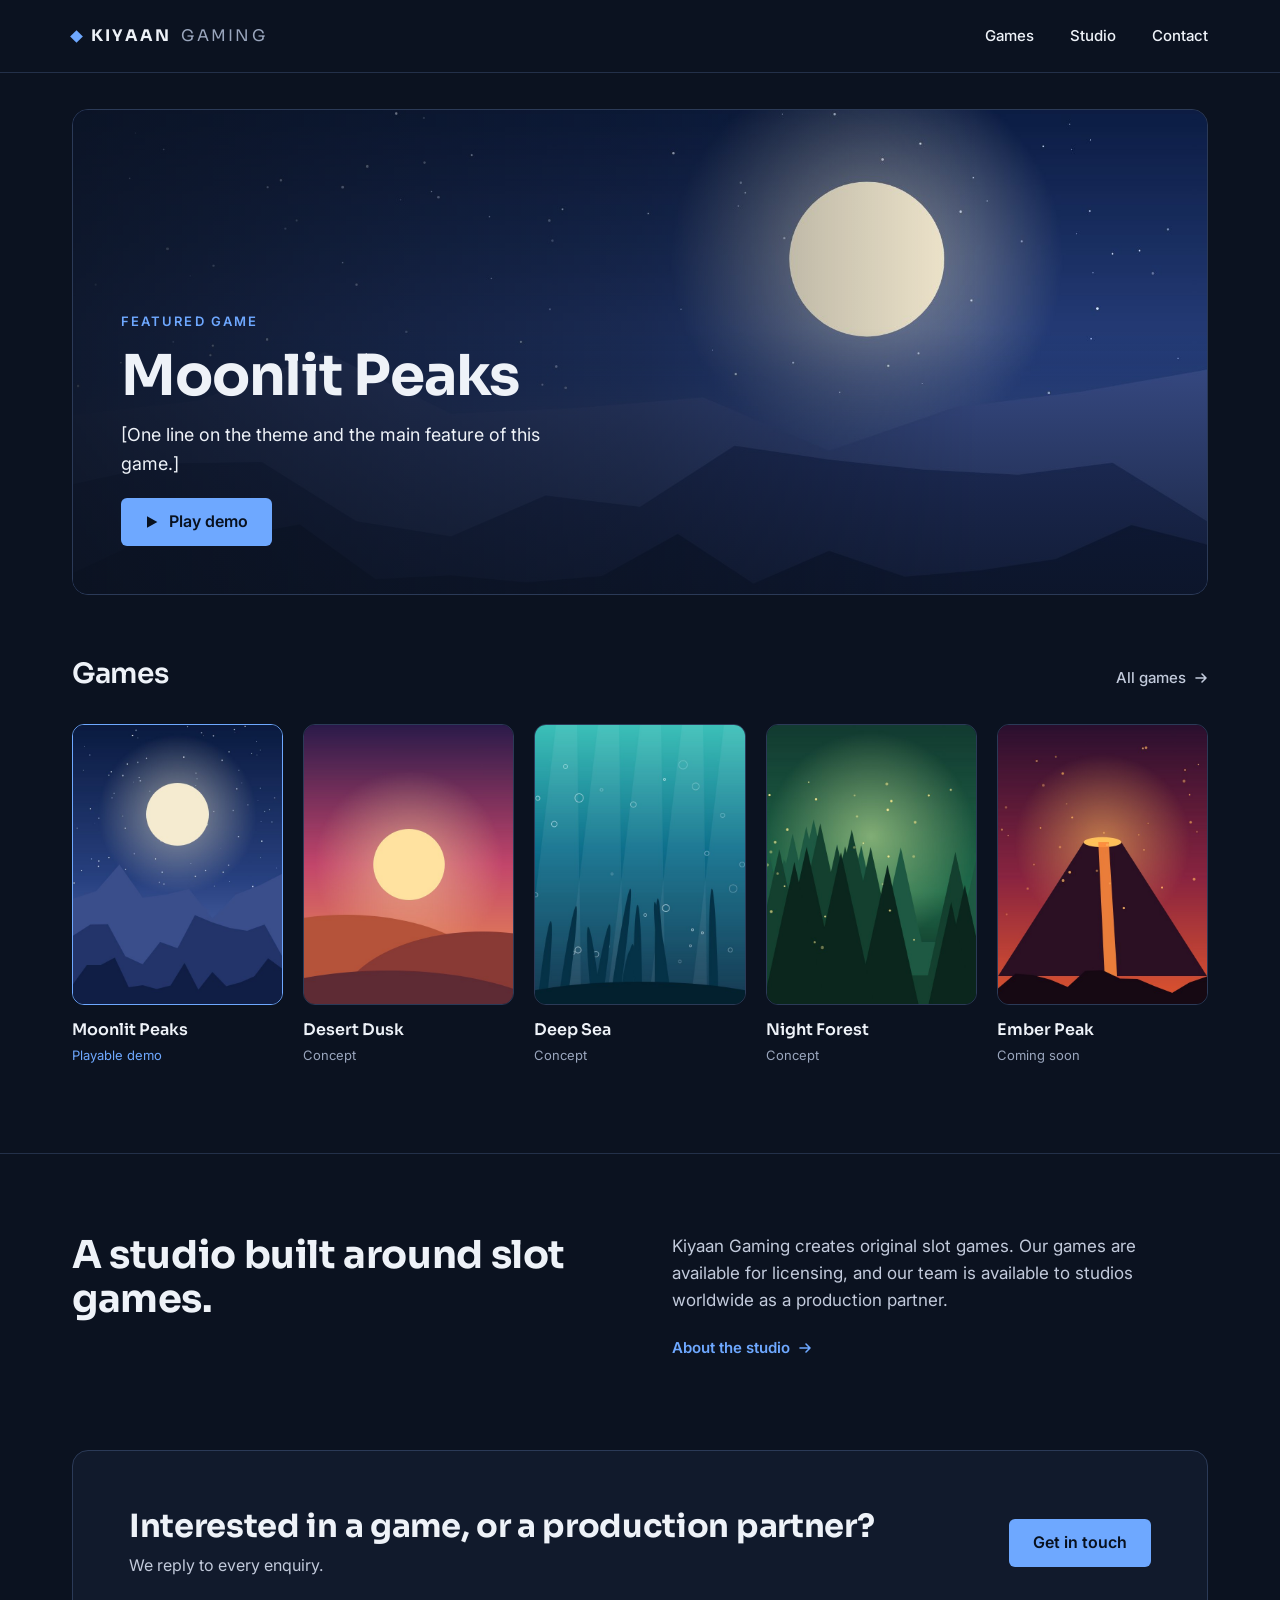
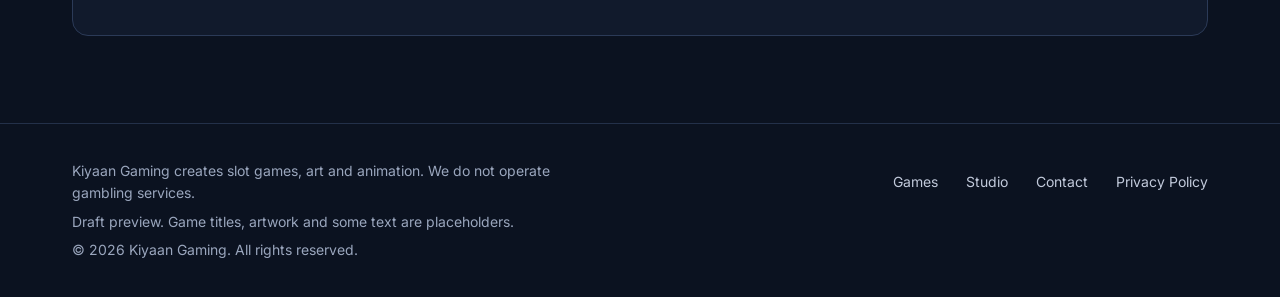
<file: index.html>
<!doctype html>
<html lang="en">
<head>
<meta charset="utf-8">
<meta name="viewport" content="width=device-width, initial-scale=1">
<meta name="robots" content="noindex, nofollow">
<title>Home | Kiyaan Gaming (draft preview)</title>
<link rel="preconnect" href="https://fonts.googleapis.com">
<link rel="preconnect" href="https://fonts.gstatic.com" crossorigin>
<link href="https://fonts.googleapis.com/css2?family=Sora:wght@400;600;700&family=Inter:wght@400;500;600&display=swap" rel="stylesheet">
<link rel="stylesheet" href="styles.css">
</head>
<body>
<header class="site-header">
<div class="wrap">
<a class="brand" href="index.html"><span class="mark" aria-hidden="true"></span><b>KIYAAN</b><span class="sub">GAMING</span></a>
<nav class="nav" aria-label="Main">
<a href="games.html">Games</a>
<a href="studio.html">Studio</a>
<a href="contact.html">Contact</a>
</nav>
</div>
</header>
<main>
<section class="hero wrap">
<div class="hero-banner">
<img src="media/hero-moonlit-peaks.jpg" alt="Placeholder artwork for Moonlit Peaks">
<p class="eyebrow">Featured game</p>
<h1>Moonlit Peaks</h1>
<p class="lede">[One line on the theme and the main feature of this game.]</p>
<a class="btn" href="games/moonlit-peaks.html#demo"><svg aria-hidden="true" width="14" height="14" viewBox="0 0 14 14" fill="currentColor"><path d="M2 1.2v11.6L12.4 7z"/></svg>Play demo</a>
</div>
</section>

<section class="section wrap" id="games">
<div class="section-head">
<h2>Games</h2>
<a class="arrow-link quiet" href="games.html">All games <svg aria-hidden="true" width="14" height="14" viewBox="0 0 14 14" fill="none" stroke="currentColor" stroke-width="1.6" stroke-linecap="round" stroke-linejoin="round"><path d="M2 7h10M8 3l4 4-4 4"/></svg></a>
</div>
<div class="games-grid five">
<a class="game-card featured" href="games/moonlit-peaks.html">
<img src="media/thumb-1-moonlit-peaks.jpg" alt="Placeholder artwork for Moonlit Peaks" loading="lazy">
<span class="meta"><span class="name">Moonlit Peaks</span><span class="status">Playable demo</span></span>
</a>
<a class="game-card" href="games/desert-dusk.html">
<img src="media/thumb-2-desert-dusk.jpg" alt="Placeholder artwork for Desert Dusk" loading="lazy">
<span class="meta"><span class="name">Desert Dusk</span><span class="status">Concept</span></span>
</a>
<a class="game-card" href="games/deep-sea.html">
<img src="media/thumb-3-deep-sea.jpg" alt="Placeholder artwork for Deep Sea" loading="lazy">
<span class="meta"><span class="name">Deep Sea</span><span class="status">Concept</span></span>
</a>
<a class="game-card" href="games/night-forest.html">
<img src="media/thumb-4-night-forest.jpg" alt="Placeholder artwork for Night Forest" loading="lazy">
<span class="meta"><span class="name">Night Forest</span><span class="status">Concept</span></span>
</a>
<a class="game-card" href="games/ember-peak.html">
<img src="media/thumb-5-ember-peak.jpg" alt="Placeholder artwork for Ember Peak" loading="lazy">
<span class="meta"><span class="name">Ember Peak</span><span class="status">Coming soon</span></span>
</a>
</div>
</section>

<section class="band">
<div class="split wrap">
<h2>A studio built around slot games.</h2>
<div class="stack">
<p>Kiyaan Gaming creates original slot games. Our games are available for licensing, and our team is available to studios worldwide as a production partner.</p>
<a class="arrow-link" href="studio.html">About the studio <svg aria-hidden="true" width="14" height="14" viewBox="0 0 14 14" fill="none" stroke="currentColor" stroke-width="1.6" stroke-linecap="round" stroke-linejoin="round"><path d="M2 7h10M8 3l4 4-4 4"/></svg></a>
</div>
</div>
</section>

<section class="cta wrap">
<div class="cta-box">
<div>
<h2>Interested in a game, or a production partner?</h2>
<p>We reply to every enquiry.</p>
</div>
<a class="btn" href="contact.html">Get in touch</a>
</div>
</section>
</main>
<footer class="site-footer">
<div class="wrap">
<div class="about">
<p>Kiyaan Gaming creates slot games, art and animation. We do not operate gambling services.</p>
<p>Draft preview. Game titles, artwork and some text are placeholders.</p>
<p>© 2026 Kiyaan Gaming. All rights reserved.</p>
</div>
<nav class="footer-nav" aria-label="Footer">
<a href="games.html">Games</a>
<a href="studio.html">Studio</a>
<a href="contact.html">Contact</a>
<a href="privacy.html">Privacy Policy</a>
</nav>
</div>
</footer>
</body>
</html>
</file>
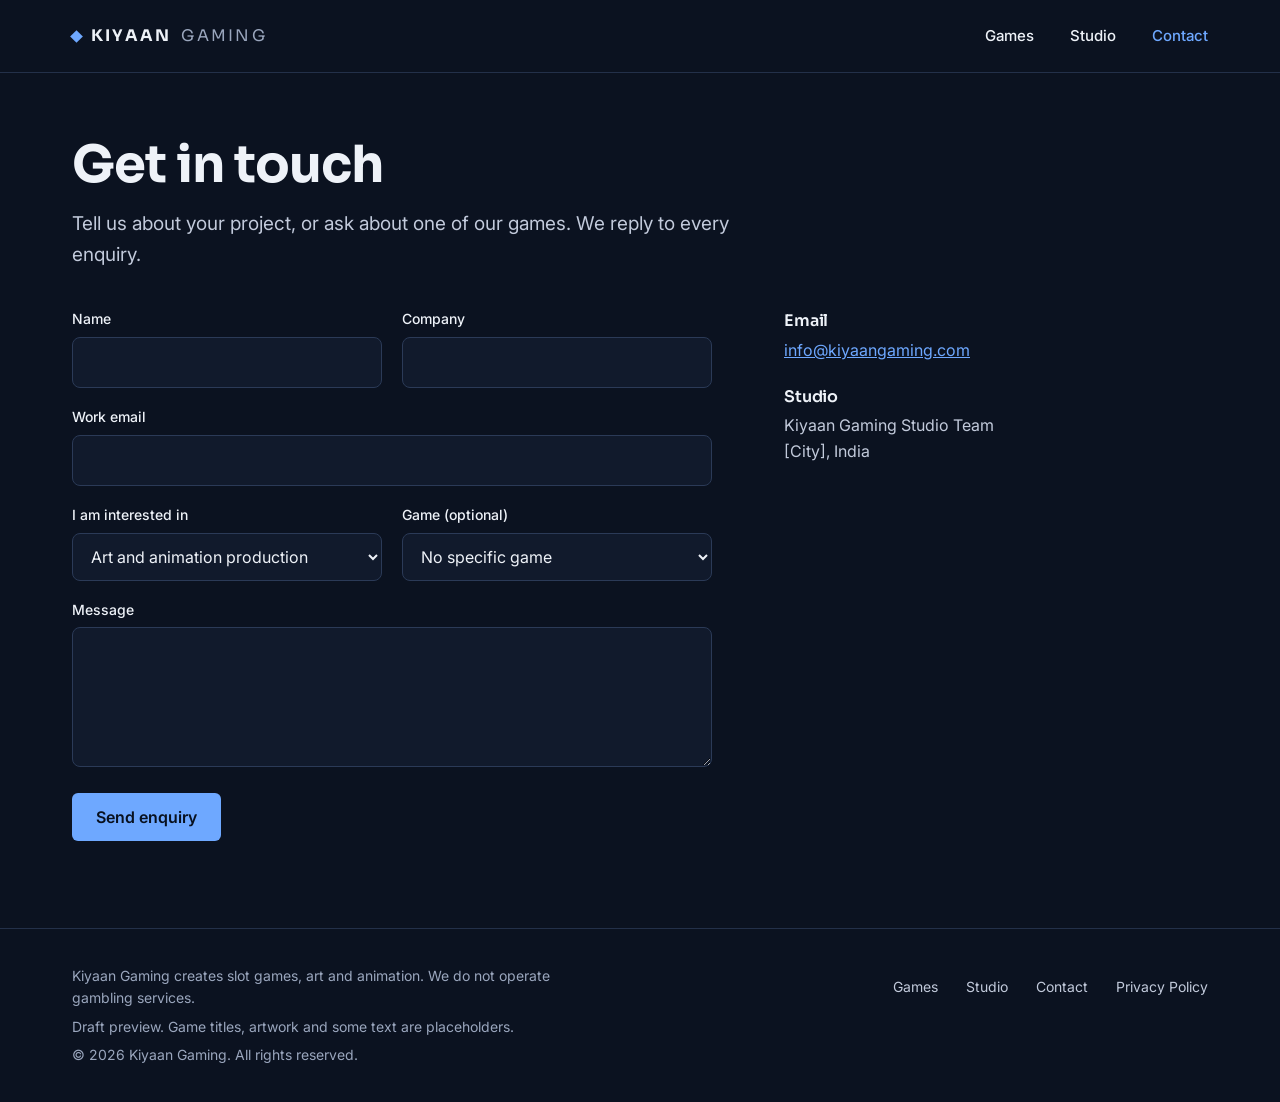
<file: contact.html>
<!doctype html>
<html lang="en">
<head>
<meta charset="utf-8">
<meta name="viewport" content="width=device-width, initial-scale=1">
<meta name="robots" content="noindex, nofollow">
<title>Contact | Kiyaan Gaming (draft preview)</title>
<link rel="preconnect" href="https://fonts.googleapis.com">
<link rel="preconnect" href="https://fonts.gstatic.com" crossorigin>
<link href="https://fonts.googleapis.com/css2?family=Sora:wght@400;600;700&family=Inter:wght@400;500;600&display=swap" rel="stylesheet">
<link rel="stylesheet" href="styles.css">
</head>
<body>
<header class="site-header">
<div class="wrap">
<a class="brand" href="index.html"><span class="mark" aria-hidden="true"></span><b>KIYAAN</b><span class="sub">GAMING</span></a>
<nav class="nav" aria-label="Main">
<a href="games.html">Games</a>
<a href="studio.html">Studio</a>
<a href="contact.html" aria-current="page">Contact</a>
</nav>
</div>
</header>
<main>
<section class="page-head wrap">
<h1>Get in touch</h1>
<p class="lede">Tell us about your project, or ask about one of our games. We reply to every enquiry.</p>
</section>

<section class="wrap">
<div class="contact-grid">
<form id="enquiry-form" novalidate>
<div class="row">
<div class="field"><label for="name">Name</label><input id="name" name="name" type="text" autocomplete="name" required></div>
<div class="field"><label for="company">Company</label><input id="company" name="company" type="text" autocomplete="organization"></div>
</div>
<div class="field"><label for="email">Work email</label><input id="email" name="email" type="email" autocomplete="email" required></div>
<div class="row">
<div class="field"><label for="interest">I am interested in</label>
<select id="interest" name="interest">
<option value="production">Art and animation production</option>
<option value="game">Licensing or buying a game</option>
<option value="partnership">Partnership or investment</option>
<option value="other">Something else</option>
</select></div>
<div class="field"><label for="game">Game (optional)</label>
<select id="game" name="game">
<option value="">No specific game</option>
<option value="moonlit-peaks">Moonlit Peaks</option>
<option value="desert-dusk">Desert Dusk</option>
<option value="deep-sea">Deep Sea</option>
<option value="night-forest">Night Forest</option>
<option value="ember-peak">Ember Peak</option>
</select></div>
</div>
<div class="field"><label for="message">Message</label><textarea id="message" name="message" required></textarea></div>
<button class="btn" type="submit">Send enquiry</button>
<p class="form-status" id="form-status" role="status" tabindex="-1" hidden>This is a draft preview, so the form is not connected yet and nothing was sent. Please email <a href="mailto:info@kiyaangaming.com">info@kiyaangaming.com</a> instead.</p>
</form>
<aside>
<div><h2>Email</h2><p><a href="mailto:info@kiyaangaming.com">info@kiyaangaming.com</a></p></div>
<div><h2>Studio</h2><p>Kiyaan Gaming Studio Team<br>[City], India</p></div>
</aside>
</div>
</section>
</main>
<footer class="site-footer">
<div class="wrap">
<div class="about">
<p>Kiyaan Gaming creates slot games, art and animation. We do not operate gambling services.</p>
<p>Draft preview. Game titles, artwork and some text are placeholders.</p>
<p>© 2026 Kiyaan Gaming. All rights reserved.</p>
</div>
<nav class="footer-nav" aria-label="Footer">
<a href="games.html">Games</a>
<a href="studio.html">Studio</a>
<a href="contact.html">Contact</a>
<a href="privacy.html">Privacy Policy</a>
</nav>
</div>
</footer>
<script src="site.js"></script>
</body>
</html>
</file>
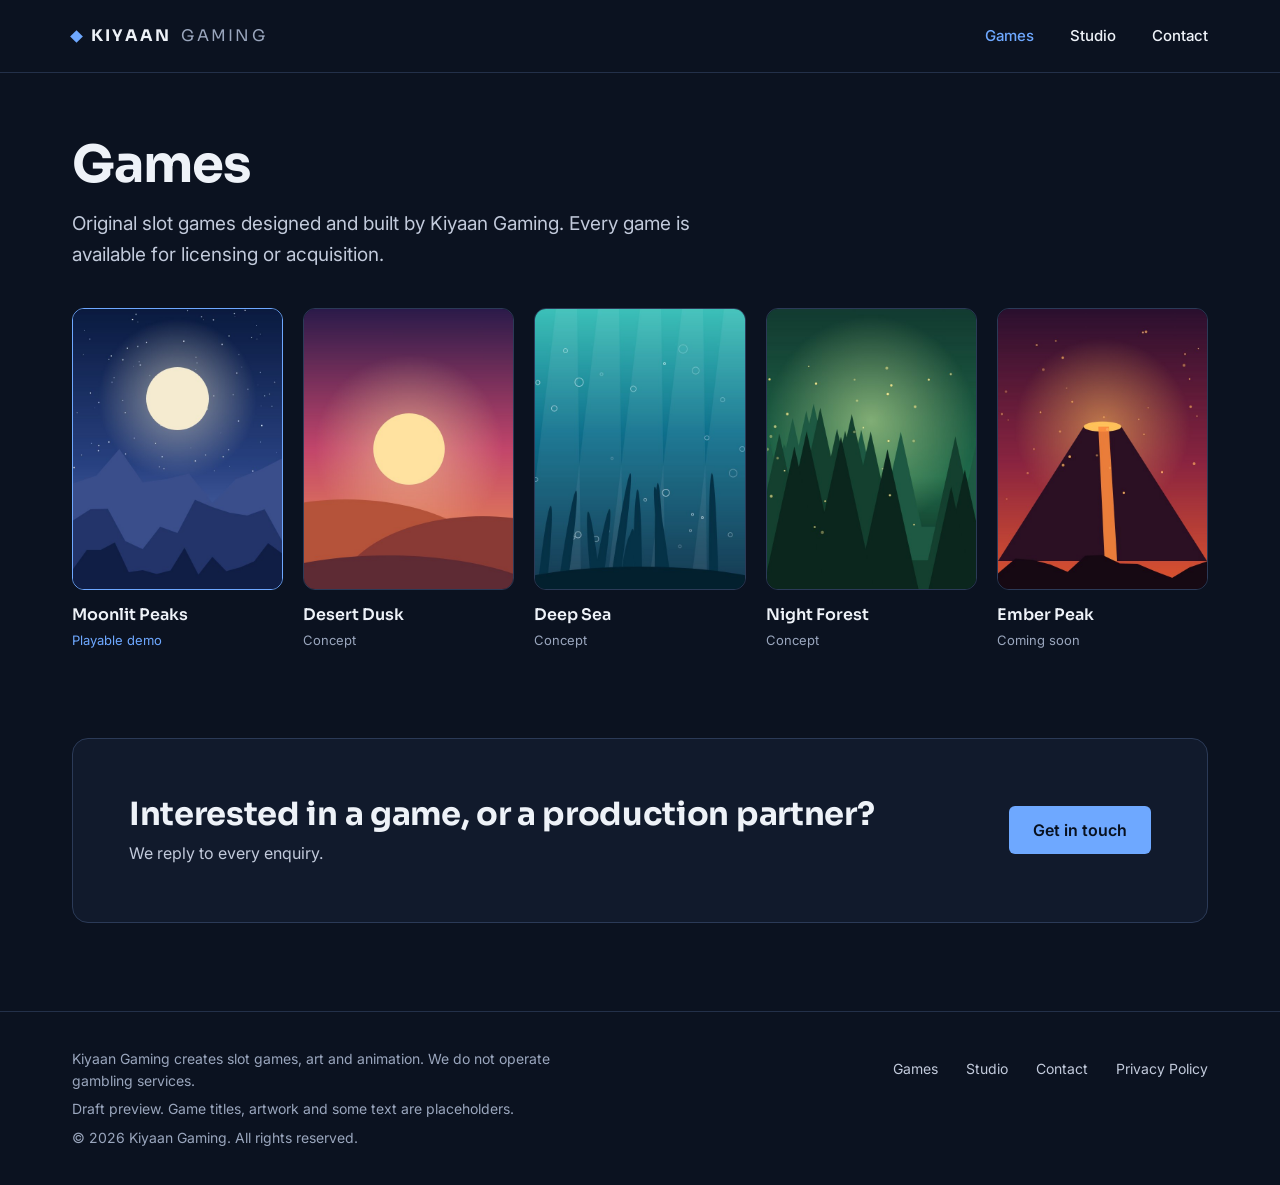
<file: games.html>
<!doctype html>
<html lang="en">
<head>
<meta charset="utf-8">
<meta name="viewport" content="width=device-width, initial-scale=1">
<meta name="robots" content="noindex, nofollow">
<title>Games | Kiyaan Gaming (draft preview)</title>
<link rel="preconnect" href="https://fonts.googleapis.com">
<link rel="preconnect" href="https://fonts.gstatic.com" crossorigin>
<link href="https://fonts.googleapis.com/css2?family=Sora:wght@400;600;700&family=Inter:wght@400;500;600&display=swap" rel="stylesheet">
<link rel="stylesheet" href="styles.css">
</head>
<body>
<header class="site-header">
<div class="wrap">
<a class="brand" href="index.html"><span class="mark" aria-hidden="true"></span><b>KIYAAN</b><span class="sub">GAMING</span></a>
<nav class="nav" aria-label="Main">
<a href="games.html" aria-current="page">Games</a>
<a href="studio.html">Studio</a>
<a href="contact.html">Contact</a>
</nav>
</div>
</header>
<main>
<section class="page-head wrap">
<h1>Games</h1>
<p class="lede">Original slot games designed and built by Kiyaan Gaming. Every game is available for licensing or acquisition.</p>
</section>

<section class="wrap" style="padding-bottom: clamp(64px, 6.8vw, 96px)">
<div class="games-grid five">
<a class="game-card featured" href="games/moonlit-peaks.html">
<img src="media/thumb-1-moonlit-peaks.jpg" alt="Placeholder artwork for Moonlit Peaks" loading="lazy">
<span class="meta"><span class="name">Moonlit Peaks</span><span class="status">Playable demo</span></span>
</a>
<a class="game-card" href="games/desert-dusk.html">
<img src="media/thumb-2-desert-dusk.jpg" alt="Placeholder artwork for Desert Dusk" loading="lazy">
<span class="meta"><span class="name">Desert Dusk</span><span class="status">Concept</span></span>
</a>
<a class="game-card" href="games/deep-sea.html">
<img src="media/thumb-3-deep-sea.jpg" alt="Placeholder artwork for Deep Sea" loading="lazy">
<span class="meta"><span class="name">Deep Sea</span><span class="status">Concept</span></span>
</a>
<a class="game-card" href="games/night-forest.html">
<img src="media/thumb-4-night-forest.jpg" alt="Placeholder artwork for Night Forest" loading="lazy">
<span class="meta"><span class="name">Night Forest</span><span class="status">Concept</span></span>
</a>
<a class="game-card" href="games/ember-peak.html">
<img src="media/thumb-5-ember-peak.jpg" alt="Placeholder artwork for Ember Peak" loading="lazy">
<span class="meta"><span class="name">Ember Peak</span><span class="status">Coming soon</span></span>
</a>
</div>
</section>

<section class="cta wrap">
<div class="cta-box">
<div>
<h2>Interested in a game, or a production partner?</h2>
<p>We reply to every enquiry.</p>
</div>
<a class="btn" href="contact.html">Get in touch</a>
</div>
</section>
</main>
<footer class="site-footer">
<div class="wrap">
<div class="about">
<p>Kiyaan Gaming creates slot games, art and animation. We do not operate gambling services.</p>
<p>Draft preview. Game titles, artwork and some text are placeholders.</p>
<p>© 2026 Kiyaan Gaming. All rights reserved.</p>
</div>
<nav class="footer-nav" aria-label="Footer">
<a href="games.html">Games</a>
<a href="studio.html">Studio</a>
<a href="contact.html">Contact</a>
<a href="privacy.html">Privacy Policy</a>
</nav>
</div>
</footer>
</body>
</html>
</file>
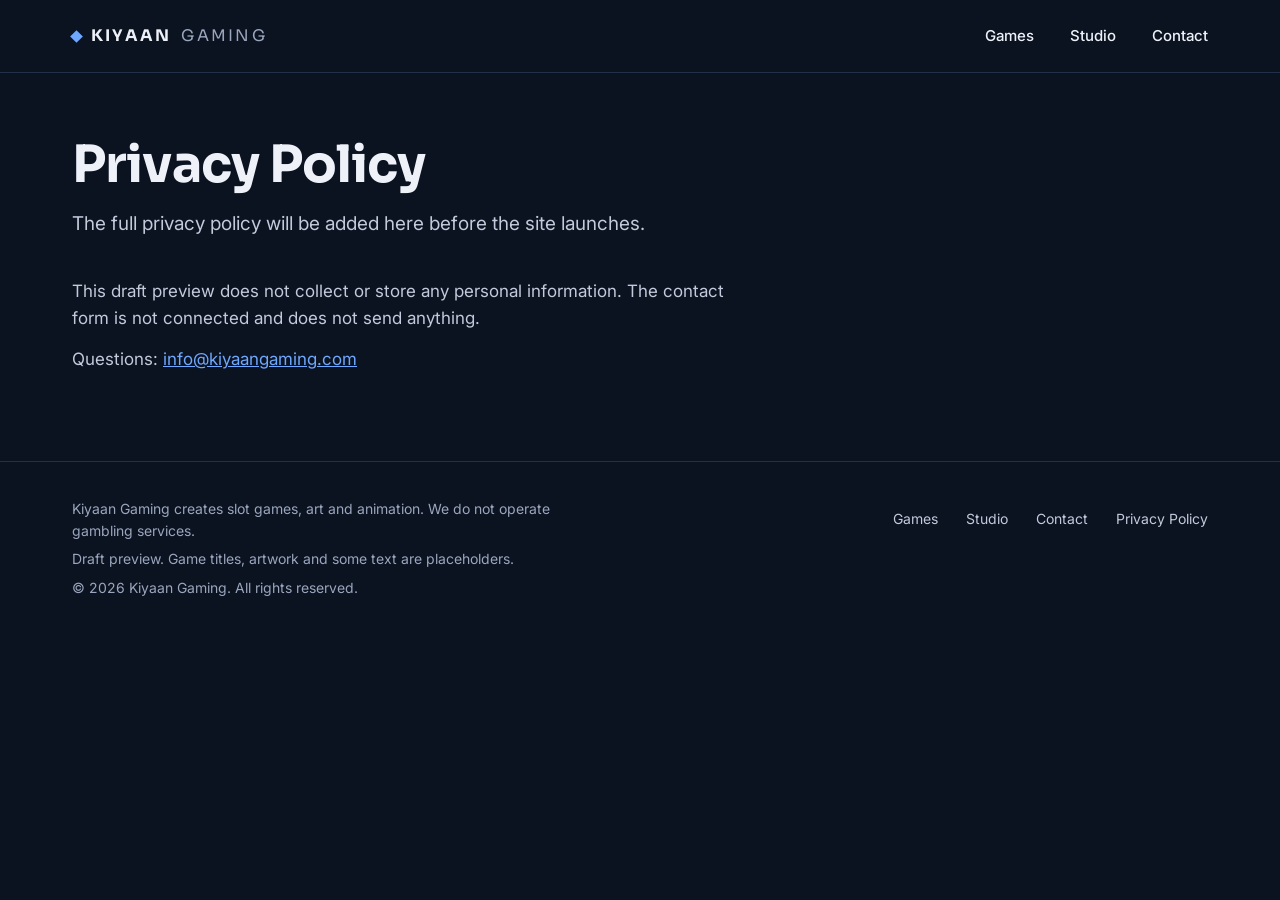
<file: privacy.html>
<!doctype html>
<html lang="en">
<head>
<meta charset="utf-8">
<meta name="viewport" content="width=device-width, initial-scale=1">
<meta name="robots" content="noindex, nofollow">
<title>Privacy Policy | Kiyaan Gaming (draft preview)</title>
<link rel="preconnect" href="https://fonts.googleapis.com">
<link rel="preconnect" href="https://fonts.gstatic.com" crossorigin>
<link href="https://fonts.googleapis.com/css2?family=Sora:wght@400;600;700&family=Inter:wght@400;500;600&display=swap" rel="stylesheet">
<link rel="stylesheet" href="styles.css">
</head>
<body>
<header class="site-header">
<div class="wrap">
<a class="brand" href="index.html"><span class="mark" aria-hidden="true"></span><b>KIYAAN</b><span class="sub">GAMING</span></a>
<nav class="nav" aria-label="Main">
<a href="games.html">Games</a>
<a href="studio.html">Studio</a>
<a href="contact.html">Contact</a>
</nav>
</div>
</header>
<main>
<section class="page-head wrap">
<h1>Privacy Policy</h1>
<p class="lede">The full privacy policy will be added here before the site launches.</p>
</section>
<section class="wrap" style="padding-bottom: clamp(64px, 6.8vw, 96px)">
<div class="prose">
<p>This draft preview does not collect or store any personal information. The contact form is not connected and does not send anything.</p>
<p>Questions: <a href="mailto:info@kiyaangaming.com" style="color: var(--accent)">info@kiyaangaming.com</a></p>
</div>
</section>
</main>
<footer class="site-footer">
<div class="wrap">
<div class="about">
<p>Kiyaan Gaming creates slot games, art and animation. We do not operate gambling services.</p>
<p>Draft preview. Game titles, artwork and some text are placeholders.</p>
<p>© 2026 Kiyaan Gaming. All rights reserved.</p>
</div>
<nav class="footer-nav" aria-label="Footer">
<a href="games.html">Games</a>
<a href="studio.html">Studio</a>
<a href="contact.html">Contact</a>
<a href="privacy.html">Privacy Policy</a>
</nav>
</div>
</footer>
</body>
</html>
</file>
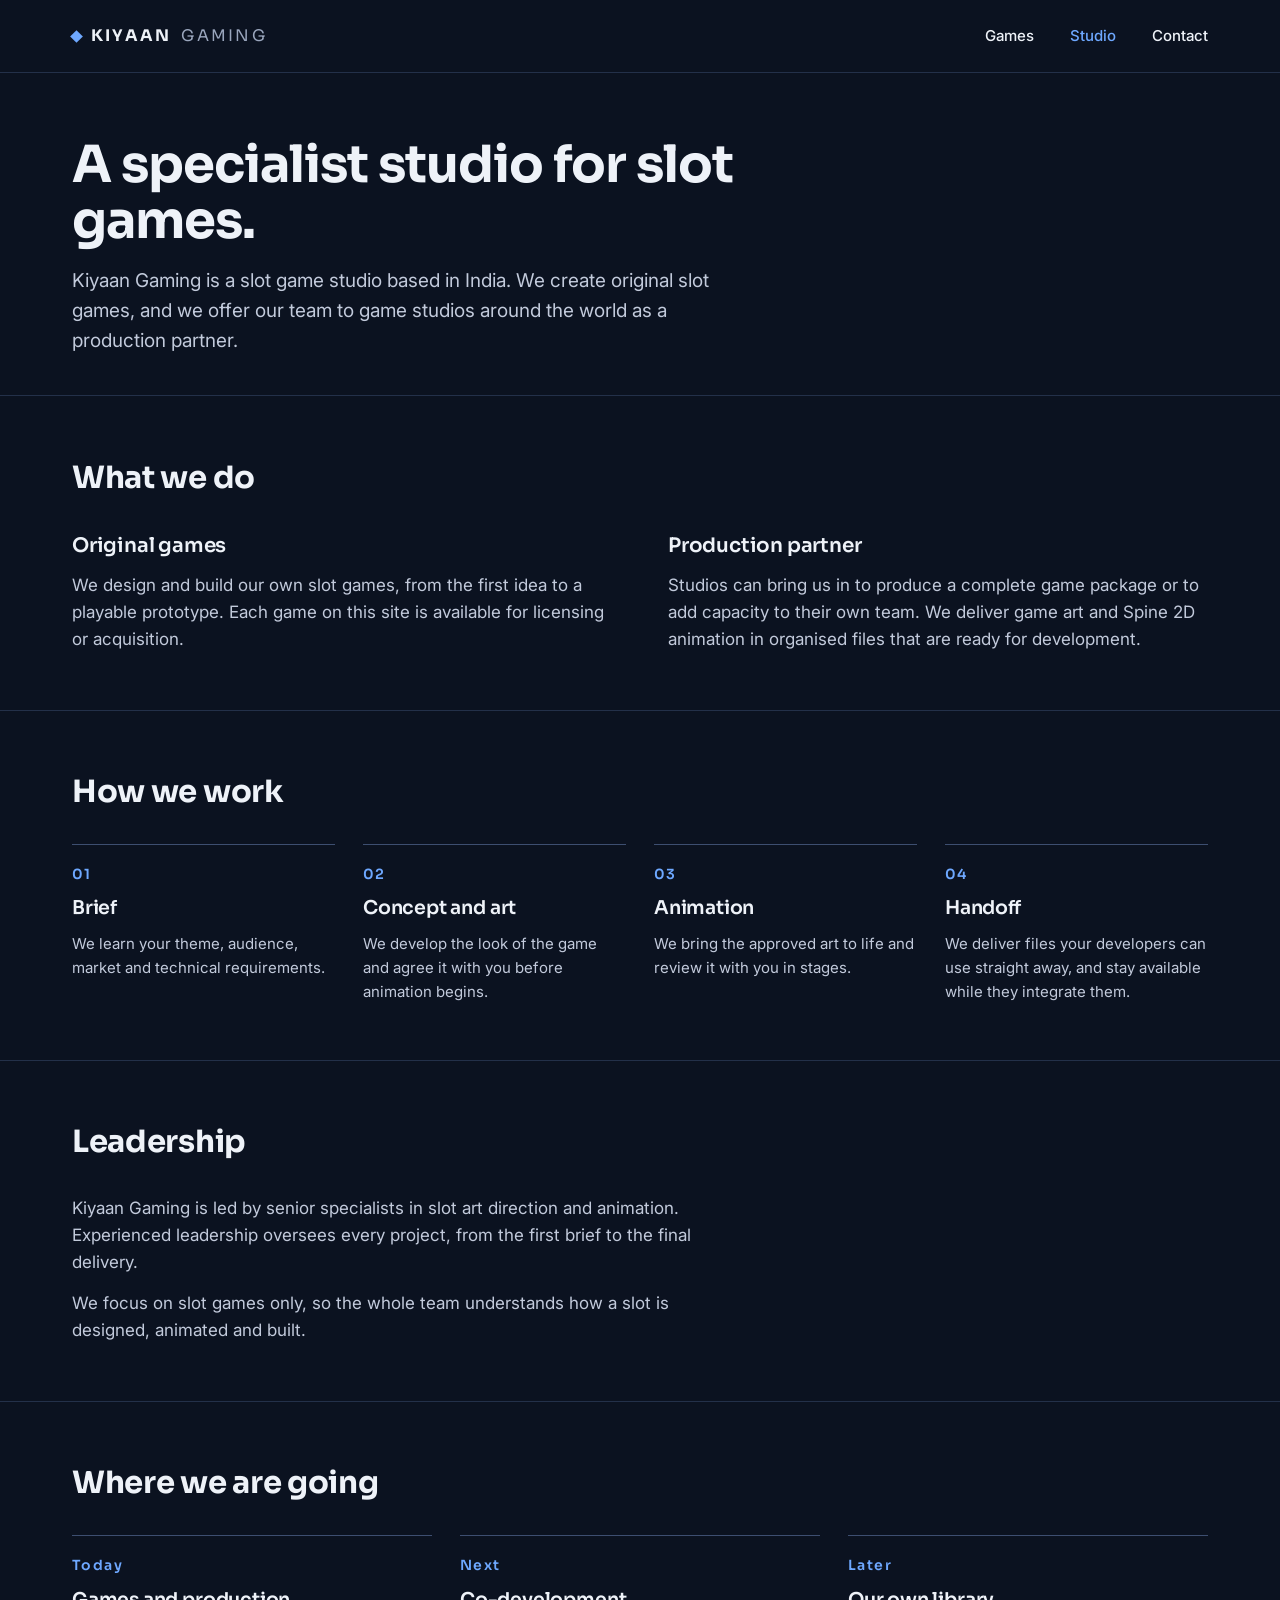
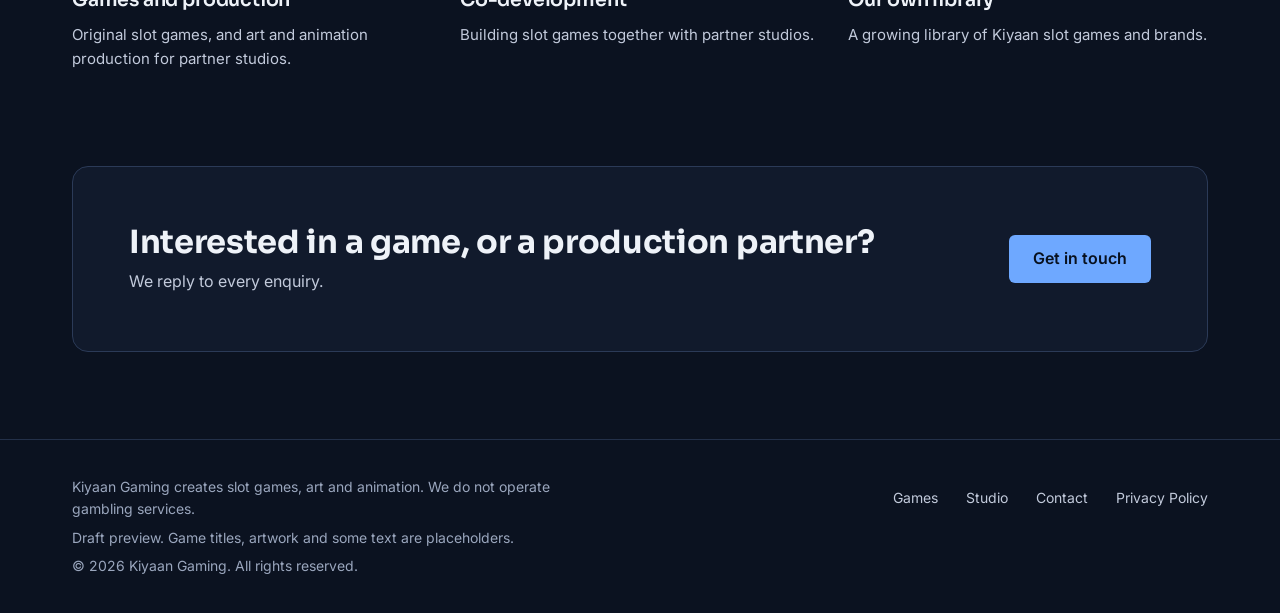
<file: studio.html>
<!doctype html>
<html lang="en">
<head>
<meta charset="utf-8">
<meta name="viewport" content="width=device-width, initial-scale=1">
<meta name="robots" content="noindex, nofollow">
<title>Studio | Kiyaan Gaming (draft preview)</title>
<link rel="preconnect" href="https://fonts.googleapis.com">
<link rel="preconnect" href="https://fonts.gstatic.com" crossorigin>
<link href="https://fonts.googleapis.com/css2?family=Sora:wght@400;600;700&family=Inter:wght@400;500;600&display=swap" rel="stylesheet">
<link rel="stylesheet" href="styles.css">
</head>
<body>
<header class="site-header">
<div class="wrap">
<a class="brand" href="index.html"><span class="mark" aria-hidden="true"></span><b>KIYAAN</b><span class="sub">GAMING</span></a>
<nav class="nav" aria-label="Main">
<a href="games.html">Games</a>
<a href="studio.html" aria-current="page">Studio</a>
<a href="contact.html">Contact</a>
</nav>
</div>
</header>
<main>
<section class="page-head wrap">
<h1>A specialist studio for slot games.</h1>
<p class="lede">Kiyaan Gaming is a slot game studio based in India. We create original slot games, and we offer our team to game studios around the world as a production partner.</p>
</section>

<section class="band">
<div class="block wrap">
<h2>What we do</h2>
<div class="cols">
<div>
<h3>Original games</h3>
<p>We design and build our own slot games, from the first idea to a playable prototype. Each game on this site is available for licensing or acquisition.</p>
</div>
<div>
<h3>Production partner</h3>
<p>Studios can bring us in to produce a complete game package or to add capacity to their own team. We deliver game art and Spine 2D animation in organised files that are ready for development.</p>
</div>
</div>
</div>
</section>

<section class="band">
<div class="block wrap">
<h2>How we work</h2>
<ol class="steps">
<li><span class="num">01</span><h3>Brief</h3><p>We learn your theme, audience, market and technical requirements.</p></li>
<li><span class="num">02</span><h3>Concept and art</h3><p>We develop the look of the game and agree it with you before animation begins.</p></li>
<li><span class="num">03</span><h3>Animation</h3><p>We bring the approved art to life and review it with you in stages.</p></li>
<li><span class="num">04</span><h3>Handoff</h3><p>We deliver files your developers can use straight away, and stay available while they integrate them.</p></li>
</ol>
</div>
</section>

<section class="band">
<div class="block wrap">
<h2>Leadership</h2>
<div class="prose">
<p>Kiyaan Gaming is led by senior specialists in slot art direction and animation. Experienced leadership oversees every project, from the first brief to the final delivery.</p>
<p>We focus on slot games only, so the whole team understands how a slot is designed, animated and built.</p>
</div>
</div>
</section>

<section class="band">
<div class="block wrap">
<h2>Where we are going</h2>
<ol class="steps">
<li><span class="num">Today</span><h3>Games and production</h3><p>Original slot games, and art and animation production for partner studios.</p></li>
<li><span class="num">Next</span><h3>Co-development</h3><p>Building slot games together with partner studios.</p></li>
<li><span class="num">Later</span><h3>Our own library</h3><p>A growing library of Kiyaan slot games and brands.</p></li>
</ol>
</div>
</section>

<div style="padding-top: clamp(24px, 3vw, 40px)">
<section class="cta wrap">
<div class="cta-box">
<div>
<h2>Interested in a game, or a production partner?</h2>
<p>We reply to every enquiry.</p>
</div>
<a class="btn" href="contact.html">Get in touch</a>
</div>
</section>
</div>
</main>
<footer class="site-footer">
<div class="wrap">
<div class="about">
<p>Kiyaan Gaming creates slot games, art and animation. We do not operate gambling services.</p>
<p>Draft preview. Game titles, artwork and some text are placeholders.</p>
<p>© 2026 Kiyaan Gaming. All rights reserved.</p>
</div>
<nav class="footer-nav" aria-label="Footer">
<a href="games.html">Games</a>
<a href="studio.html">Studio</a>
<a href="contact.html">Contact</a>
<a href="privacy.html">Privacy Policy</a>
</nav>
</div>
</footer>
</body>
</html>
</file>
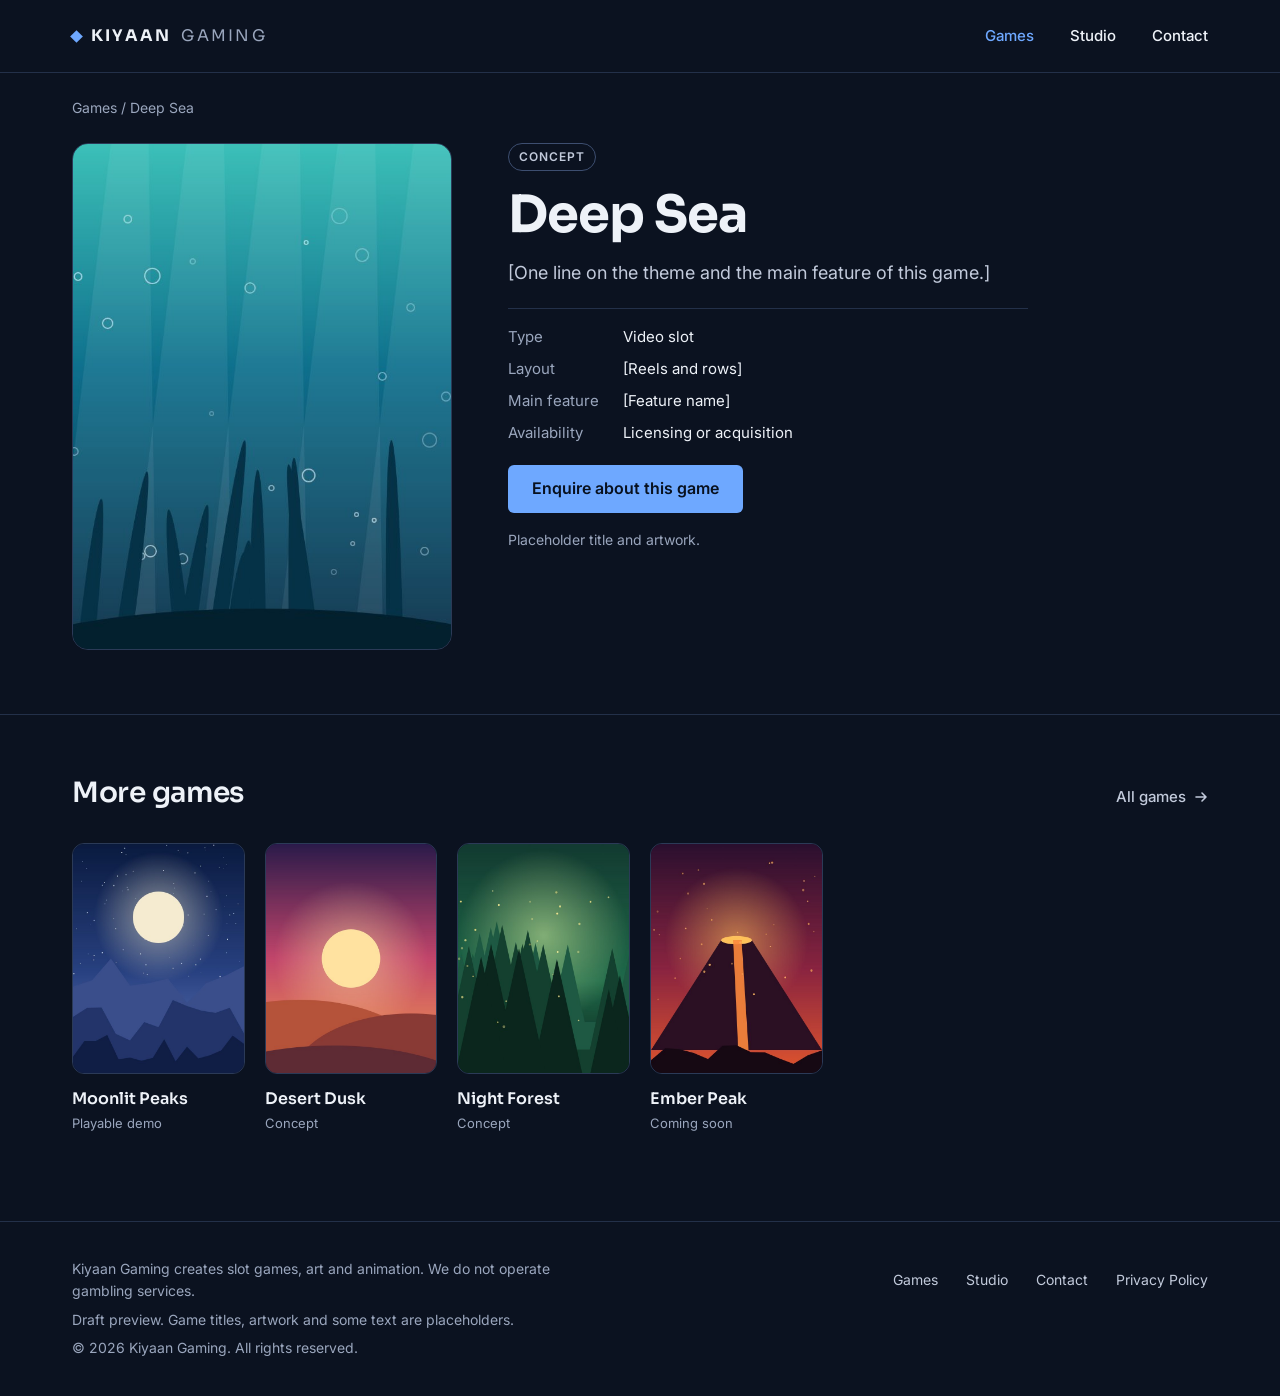
<file: games/deep-sea.html>
<!doctype html>
<html lang="en">
<head>
<meta charset="utf-8">
<meta name="viewport" content="width=device-width, initial-scale=1">
<meta name="robots" content="noindex, nofollow">
<title>Deep Sea | Kiyaan Gaming (draft preview)</title>
<link rel="preconnect" href="https://fonts.googleapis.com">
<link rel="preconnect" href="https://fonts.gstatic.com" crossorigin>
<link href="https://fonts.googleapis.com/css2?family=Sora:wght@400;600;700&family=Inter:wght@400;500;600&display=swap" rel="stylesheet">
<link rel="stylesheet" href="../styles.css">
</head>
<body>
<header class="site-header">
<div class="wrap">
<a class="brand" href="../index.html"><span class="mark" aria-hidden="true"></span><b>KIYAAN</b><span class="sub">GAMING</span></a>
<nav class="nav" aria-label="Main">
<a href="../games.html" aria-current="page">Games</a>
<a href="../studio.html">Studio</a>
<a href="../contact.html">Contact</a>
</nav>
</div>
</header>
<main>
<div class="wrap">
<p class="crumbs"><a href="../games.html">Games</a> / Deep Sea</p>
<section class="game-detail">
<div class="art"><img src="../media/thumb-3-deep-sea.jpg" alt="Placeholder artwork for Deep Sea"></div>
<div class="info">
<span class="tag">Concept</span>
<h1>Deep Sea</h1>
<p class="lede">[One line on the theme and the main feature of this game.]</p>
<dl class="facts">
<dt>Type</dt><dd>Video slot</dd>
<dt>Layout</dt><dd>[Reels and rows]</dd>
<dt>Main feature</dt><dd>[Feature name]</dd>
<dt>Availability</dt><dd>Licensing or acquisition</dd>
</dl>
<div class="actions">

<a class="btn" href="../contact.html?game=deep-sea">Enquire about this game</a>
</div>
<p class="note">Placeholder title and artwork.</p>
</div>
</section>
</div>

<section class="band">
<div class="section wrap">
<div class="section-head">
<h2>More games</h2>
<a class="arrow-link quiet" href="../games.html">All games <svg aria-hidden="true" width="14" height="14" viewBox="0 0 14 14" fill="none" stroke="currentColor" stroke-width="1.6" stroke-linecap="round" stroke-linejoin="round"><path d="M2 7h10M8 3l4 4-4 4"/></svg></a>
</div>
<div class="games-grid">
<a class="game-card" href="../games/moonlit-peaks.html">
<img src="../media/thumb-1-moonlit-peaks.jpg" alt="Placeholder artwork for Moonlit Peaks" loading="lazy">
<span class="meta"><span class="name">Moonlit Peaks</span><span class="status">Playable demo</span></span>
</a>
<a class="game-card" href="../games/desert-dusk.html">
<img src="../media/thumb-2-desert-dusk.jpg" alt="Placeholder artwork for Desert Dusk" loading="lazy">
<span class="meta"><span class="name">Desert Dusk</span><span class="status">Concept</span></span>
</a>
<a class="game-card" href="../games/night-forest.html">
<img src="../media/thumb-4-night-forest.jpg" alt="Placeholder artwork for Night Forest" loading="lazy">
<span class="meta"><span class="name">Night Forest</span><span class="status">Concept</span></span>
</a>
<a class="game-card" href="../games/ember-peak.html">
<img src="../media/thumb-5-ember-peak.jpg" alt="Placeholder artwork for Ember Peak" loading="lazy">
<span class="meta"><span class="name">Ember Peak</span><span class="status">Coming soon</span></span>
</a>
</div>
</div>
</section>
</main>
<footer class="site-footer">
<div class="wrap">
<div class="about">
<p>Kiyaan Gaming creates slot games, art and animation. We do not operate gambling services.</p>
<p>Draft preview. Game titles, artwork and some text are placeholders.</p>
<p>© 2026 Kiyaan Gaming. All rights reserved.</p>
</div>
<nav class="footer-nav" aria-label="Footer">
<a href="../games.html">Games</a>
<a href="../studio.html">Studio</a>
<a href="../contact.html">Contact</a>
<a href="../privacy.html">Privacy Policy</a>
</nav>
</div>
</footer>
</body>
</html>
</file>
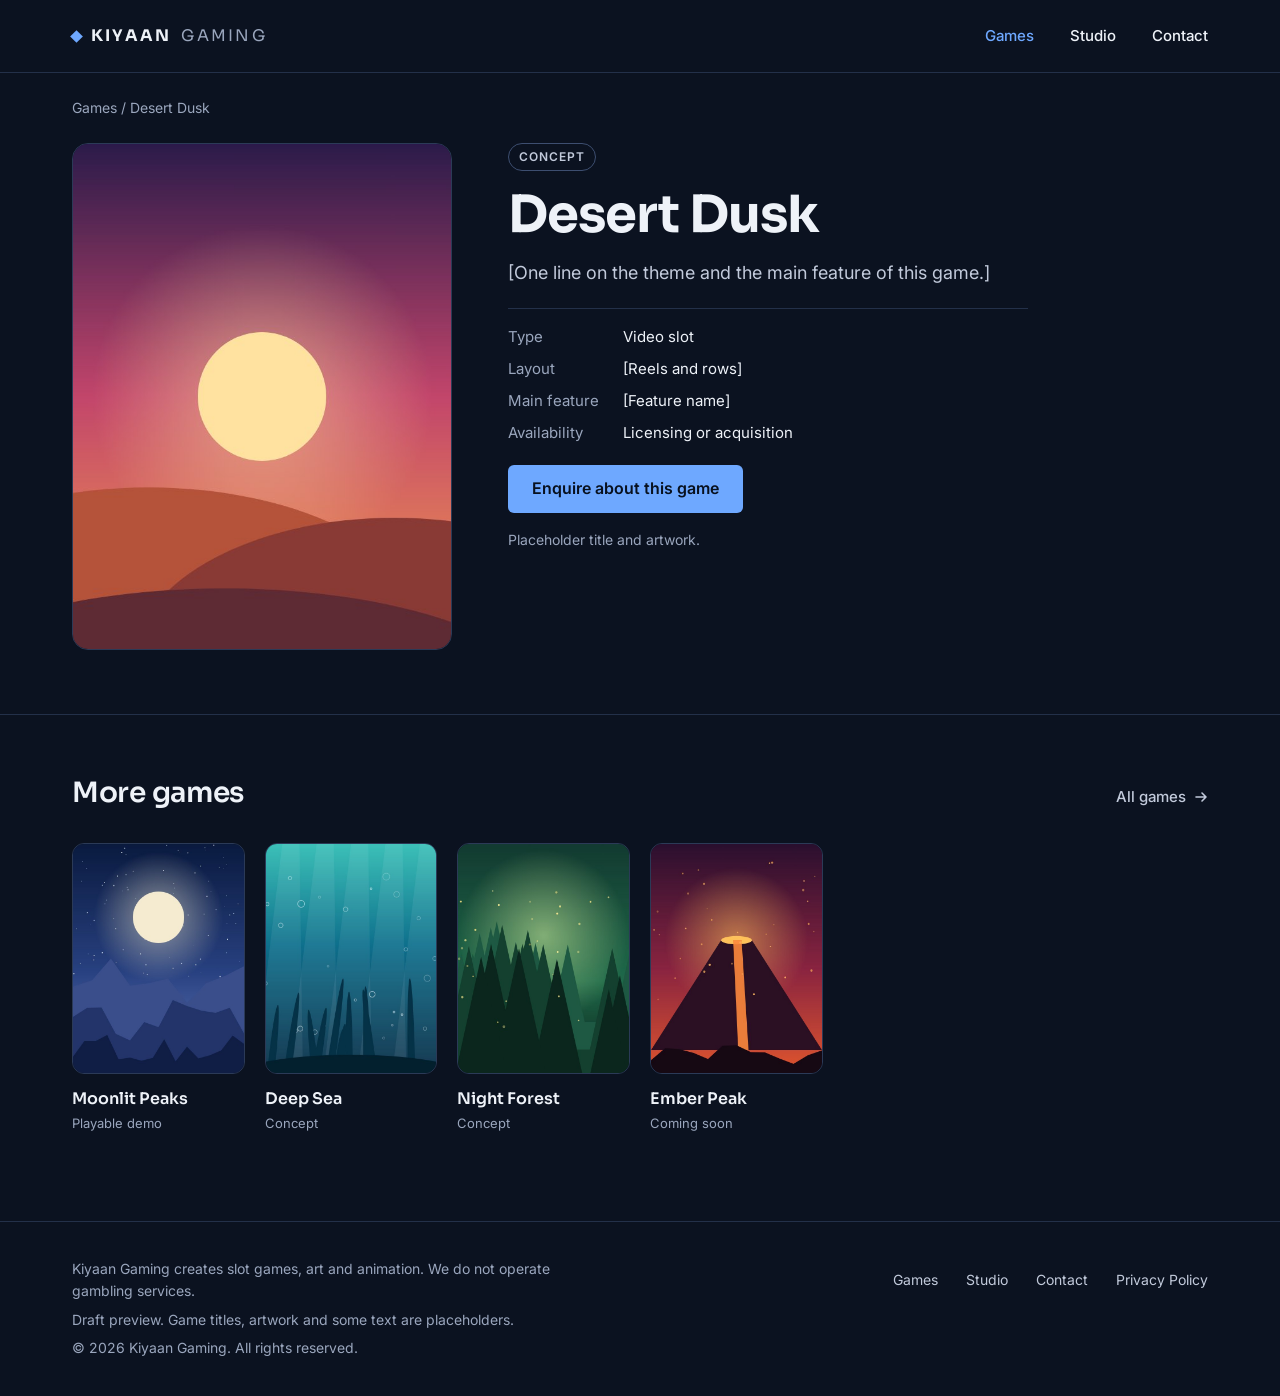
<file: games/desert-dusk.html>
<!doctype html>
<html lang="en">
<head>
<meta charset="utf-8">
<meta name="viewport" content="width=device-width, initial-scale=1">
<meta name="robots" content="noindex, nofollow">
<title>Desert Dusk | Kiyaan Gaming (draft preview)</title>
<link rel="preconnect" href="https://fonts.googleapis.com">
<link rel="preconnect" href="https://fonts.gstatic.com" crossorigin>
<link href="https://fonts.googleapis.com/css2?family=Sora:wght@400;600;700&family=Inter:wght@400;500;600&display=swap" rel="stylesheet">
<link rel="stylesheet" href="../styles.css">
</head>
<body>
<header class="site-header">
<div class="wrap">
<a class="brand" href="../index.html"><span class="mark" aria-hidden="true"></span><b>KIYAAN</b><span class="sub">GAMING</span></a>
<nav class="nav" aria-label="Main">
<a href="../games.html" aria-current="page">Games</a>
<a href="../studio.html">Studio</a>
<a href="../contact.html">Contact</a>
</nav>
</div>
</header>
<main>
<div class="wrap">
<p class="crumbs"><a href="../games.html">Games</a> / Desert Dusk</p>
<section class="game-detail">
<div class="art"><img src="../media/thumb-2-desert-dusk.jpg" alt="Placeholder artwork for Desert Dusk"></div>
<div class="info">
<span class="tag">Concept</span>
<h1>Desert Dusk</h1>
<p class="lede">[One line on the theme and the main feature of this game.]</p>
<dl class="facts">
<dt>Type</dt><dd>Video slot</dd>
<dt>Layout</dt><dd>[Reels and rows]</dd>
<dt>Main feature</dt><dd>[Feature name]</dd>
<dt>Availability</dt><dd>Licensing or acquisition</dd>
</dl>
<div class="actions">

<a class="btn" href="../contact.html?game=desert-dusk">Enquire about this game</a>
</div>
<p class="note">Placeholder title and artwork.</p>
</div>
</section>
</div>

<section class="band">
<div class="section wrap">
<div class="section-head">
<h2>More games</h2>
<a class="arrow-link quiet" href="../games.html">All games <svg aria-hidden="true" width="14" height="14" viewBox="0 0 14 14" fill="none" stroke="currentColor" stroke-width="1.6" stroke-linecap="round" stroke-linejoin="round"><path d="M2 7h10M8 3l4 4-4 4"/></svg></a>
</div>
<div class="games-grid">
<a class="game-card" href="../games/moonlit-peaks.html">
<img src="../media/thumb-1-moonlit-peaks.jpg" alt="Placeholder artwork for Moonlit Peaks" loading="lazy">
<span class="meta"><span class="name">Moonlit Peaks</span><span class="status">Playable demo</span></span>
</a>
<a class="game-card" href="../games/deep-sea.html">
<img src="../media/thumb-3-deep-sea.jpg" alt="Placeholder artwork for Deep Sea" loading="lazy">
<span class="meta"><span class="name">Deep Sea</span><span class="status">Concept</span></span>
</a>
<a class="game-card" href="../games/night-forest.html">
<img src="../media/thumb-4-night-forest.jpg" alt="Placeholder artwork for Night Forest" loading="lazy">
<span class="meta"><span class="name">Night Forest</span><span class="status">Concept</span></span>
</a>
<a class="game-card" href="../games/ember-peak.html">
<img src="../media/thumb-5-ember-peak.jpg" alt="Placeholder artwork for Ember Peak" loading="lazy">
<span class="meta"><span class="name">Ember Peak</span><span class="status">Coming soon</span></span>
</a>
</div>
</div>
</section>
</main>
<footer class="site-footer">
<div class="wrap">
<div class="about">
<p>Kiyaan Gaming creates slot games, art and animation. We do not operate gambling services.</p>
<p>Draft preview. Game titles, artwork and some text are placeholders.</p>
<p>© 2026 Kiyaan Gaming. All rights reserved.</p>
</div>
<nav class="footer-nav" aria-label="Footer">
<a href="../games.html">Games</a>
<a href="../studio.html">Studio</a>
<a href="../contact.html">Contact</a>
<a href="../privacy.html">Privacy Policy</a>
</nav>
</div>
</footer>
</body>
</html>
</file>
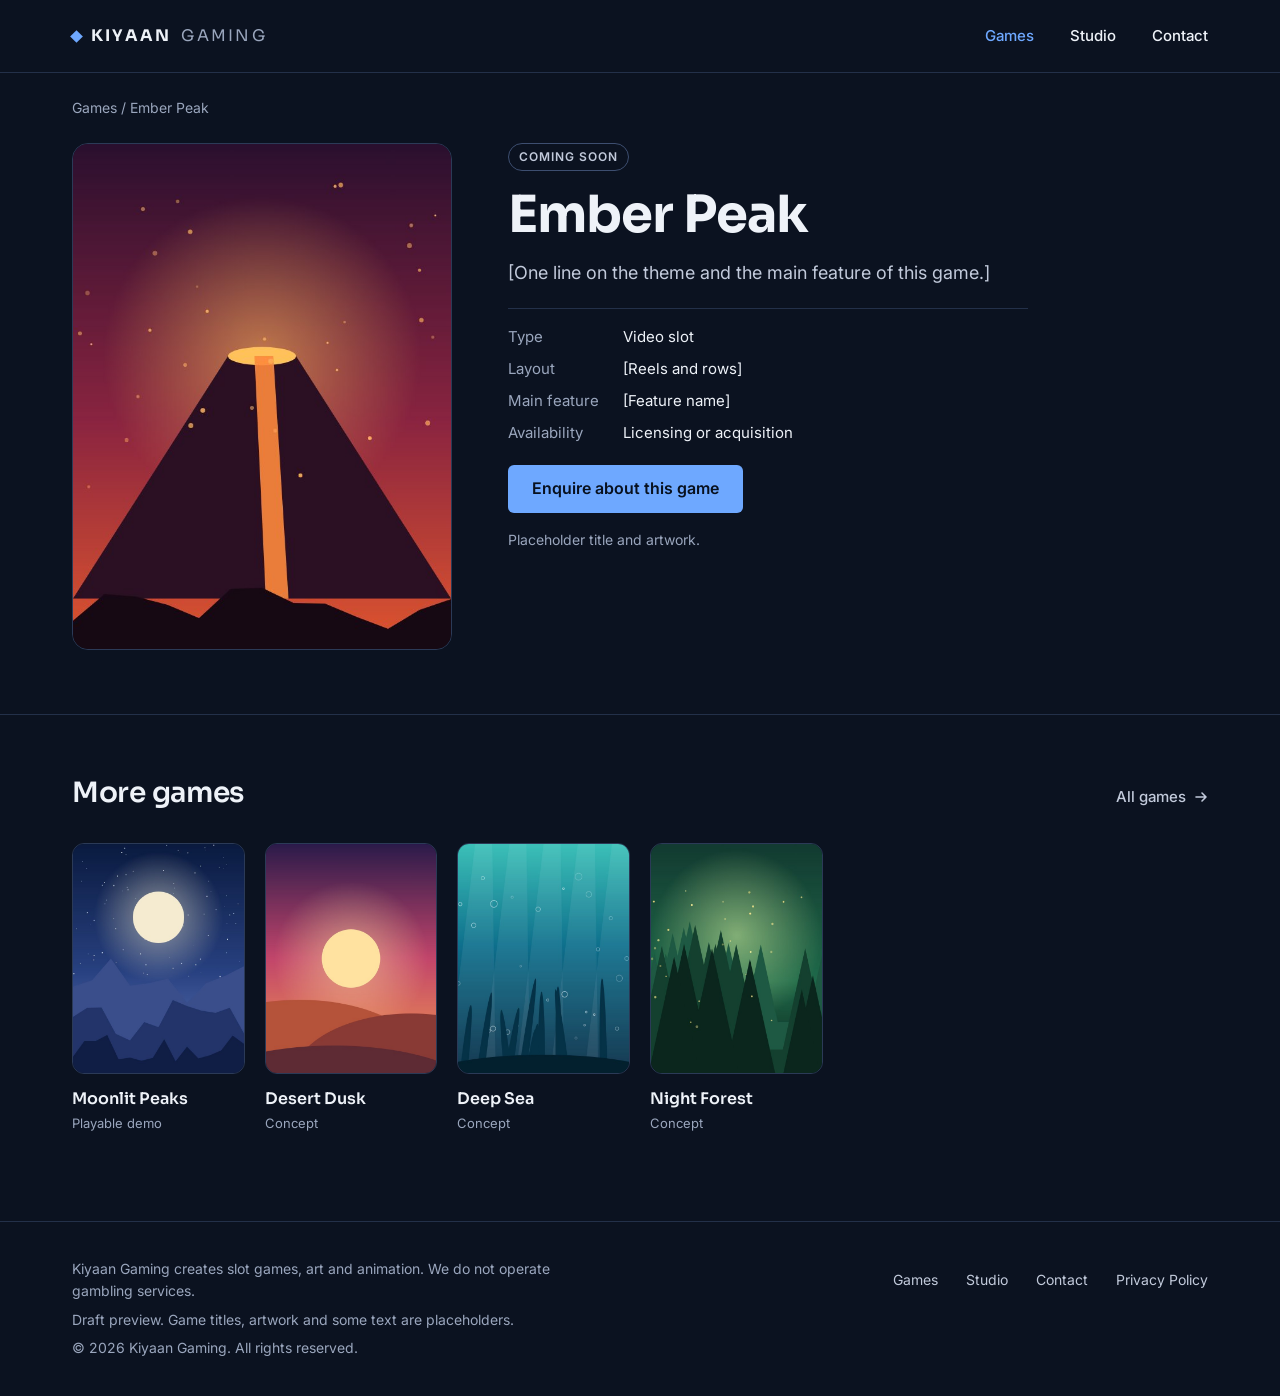
<file: games/ember-peak.html>
<!doctype html>
<html lang="en">
<head>
<meta charset="utf-8">
<meta name="viewport" content="width=device-width, initial-scale=1">
<meta name="robots" content="noindex, nofollow">
<title>Ember Peak | Kiyaan Gaming (draft preview)</title>
<link rel="preconnect" href="https://fonts.googleapis.com">
<link rel="preconnect" href="https://fonts.gstatic.com" crossorigin>
<link href="https://fonts.googleapis.com/css2?family=Sora:wght@400;600;700&family=Inter:wght@400;500;600&display=swap" rel="stylesheet">
<link rel="stylesheet" href="../styles.css">
</head>
<body>
<header class="site-header">
<div class="wrap">
<a class="brand" href="../index.html"><span class="mark" aria-hidden="true"></span><b>KIYAAN</b><span class="sub">GAMING</span></a>
<nav class="nav" aria-label="Main">
<a href="../games.html" aria-current="page">Games</a>
<a href="../studio.html">Studio</a>
<a href="../contact.html">Contact</a>
</nav>
</div>
</header>
<main>
<div class="wrap">
<p class="crumbs"><a href="../games.html">Games</a> / Ember Peak</p>
<section class="game-detail">
<div class="art"><img src="../media/thumb-5-ember-peak.jpg" alt="Placeholder artwork for Ember Peak"></div>
<div class="info">
<span class="tag">Coming soon</span>
<h1>Ember Peak</h1>
<p class="lede">[One line on the theme and the main feature of this game.]</p>
<dl class="facts">
<dt>Type</dt><dd>Video slot</dd>
<dt>Layout</dt><dd>[Reels and rows]</dd>
<dt>Main feature</dt><dd>[Feature name]</dd>
<dt>Availability</dt><dd>Licensing or acquisition</dd>
</dl>
<div class="actions">

<a class="btn" href="../contact.html?game=ember-peak">Enquire about this game</a>
</div>
<p class="note">Placeholder title and artwork.</p>
</div>
</section>
</div>

<section class="band">
<div class="section wrap">
<div class="section-head">
<h2>More games</h2>
<a class="arrow-link quiet" href="../games.html">All games <svg aria-hidden="true" width="14" height="14" viewBox="0 0 14 14" fill="none" stroke="currentColor" stroke-width="1.6" stroke-linecap="round" stroke-linejoin="round"><path d="M2 7h10M8 3l4 4-4 4"/></svg></a>
</div>
<div class="games-grid">
<a class="game-card" href="../games/moonlit-peaks.html">
<img src="../media/thumb-1-moonlit-peaks.jpg" alt="Placeholder artwork for Moonlit Peaks" loading="lazy">
<span class="meta"><span class="name">Moonlit Peaks</span><span class="status">Playable demo</span></span>
</a>
<a class="game-card" href="../games/desert-dusk.html">
<img src="../media/thumb-2-desert-dusk.jpg" alt="Placeholder artwork for Desert Dusk" loading="lazy">
<span class="meta"><span class="name">Desert Dusk</span><span class="status">Concept</span></span>
</a>
<a class="game-card" href="../games/deep-sea.html">
<img src="../media/thumb-3-deep-sea.jpg" alt="Placeholder artwork for Deep Sea" loading="lazy">
<span class="meta"><span class="name">Deep Sea</span><span class="status">Concept</span></span>
</a>
<a class="game-card" href="../games/night-forest.html">
<img src="../media/thumb-4-night-forest.jpg" alt="Placeholder artwork for Night Forest" loading="lazy">
<span class="meta"><span class="name">Night Forest</span><span class="status">Concept</span></span>
</a>
</div>
</div>
</section>
</main>
<footer class="site-footer">
<div class="wrap">
<div class="about">
<p>Kiyaan Gaming creates slot games, art and animation. We do not operate gambling services.</p>
<p>Draft preview. Game titles, artwork and some text are placeholders.</p>
<p>© 2026 Kiyaan Gaming. All rights reserved.</p>
</div>
<nav class="footer-nav" aria-label="Footer">
<a href="../games.html">Games</a>
<a href="../studio.html">Studio</a>
<a href="../contact.html">Contact</a>
<a href="../privacy.html">Privacy Policy</a>
</nav>
</div>
</footer>
</body>
</html>
</file>
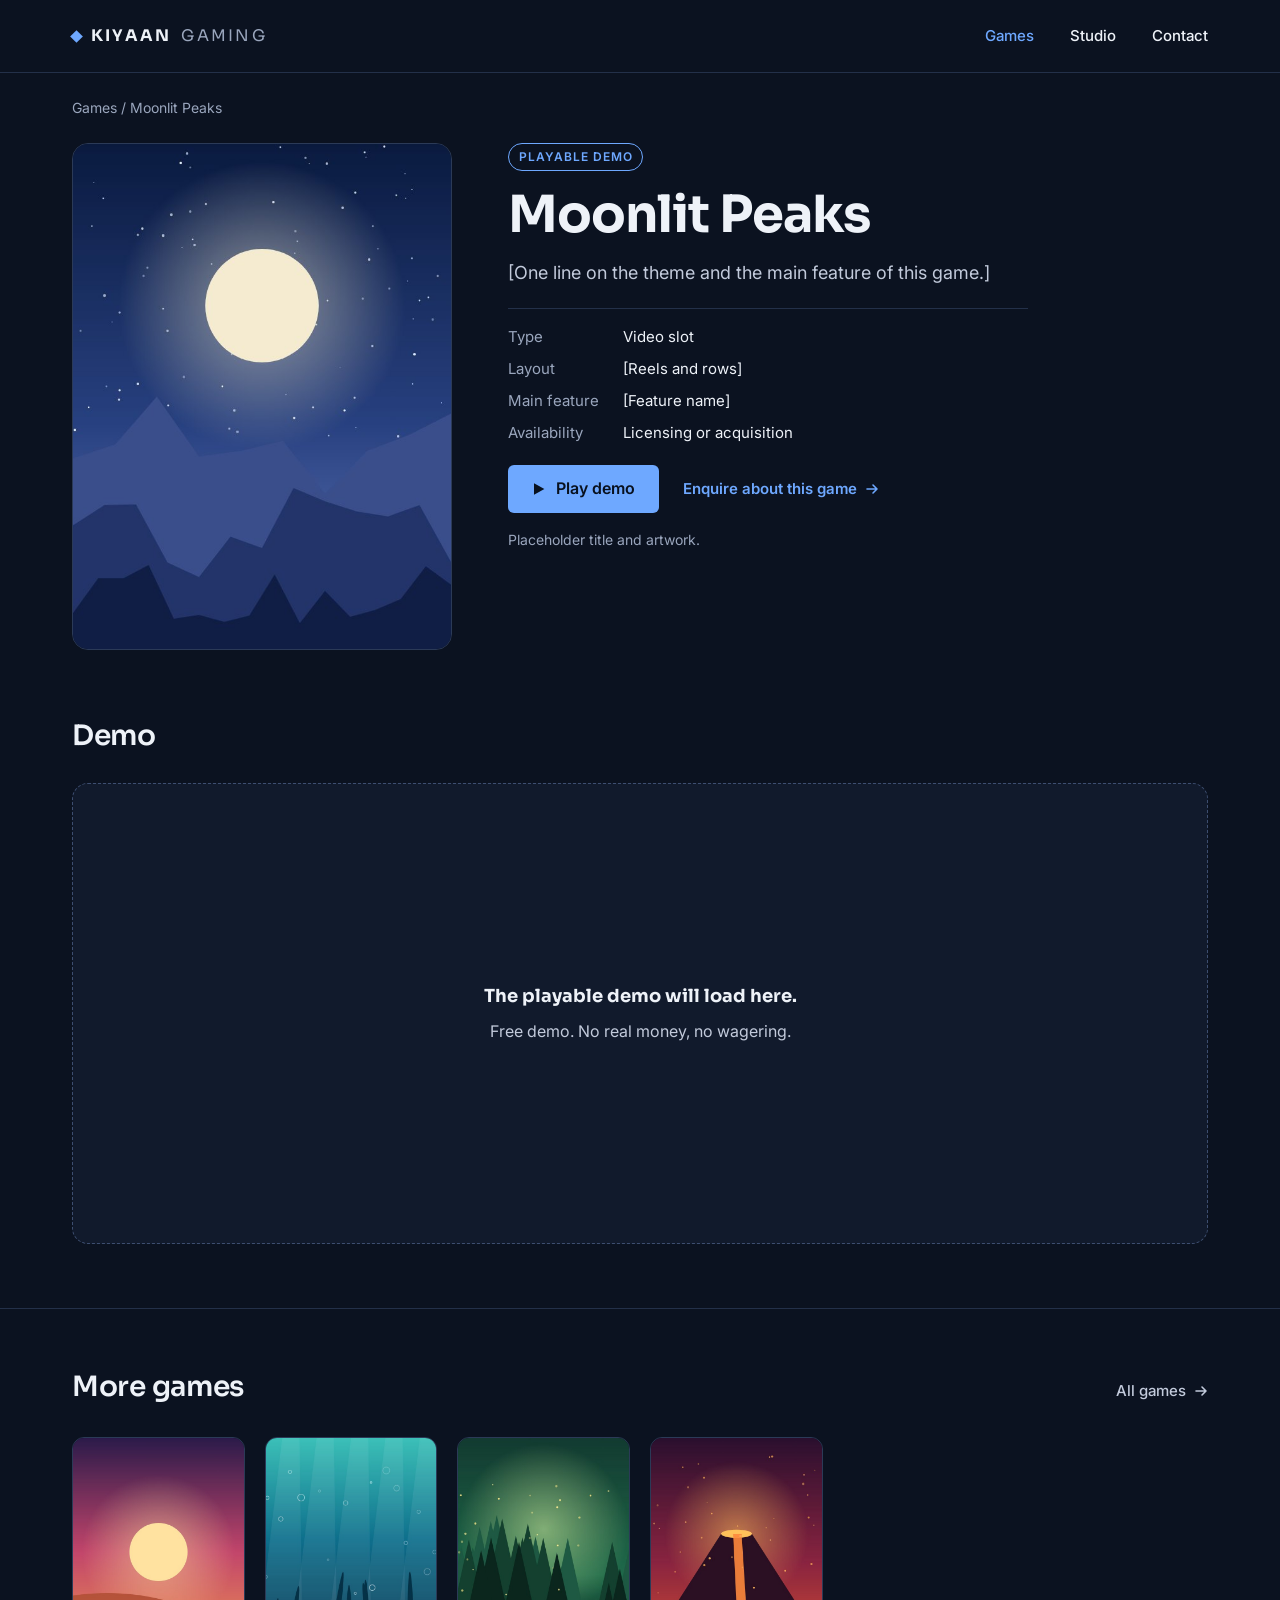
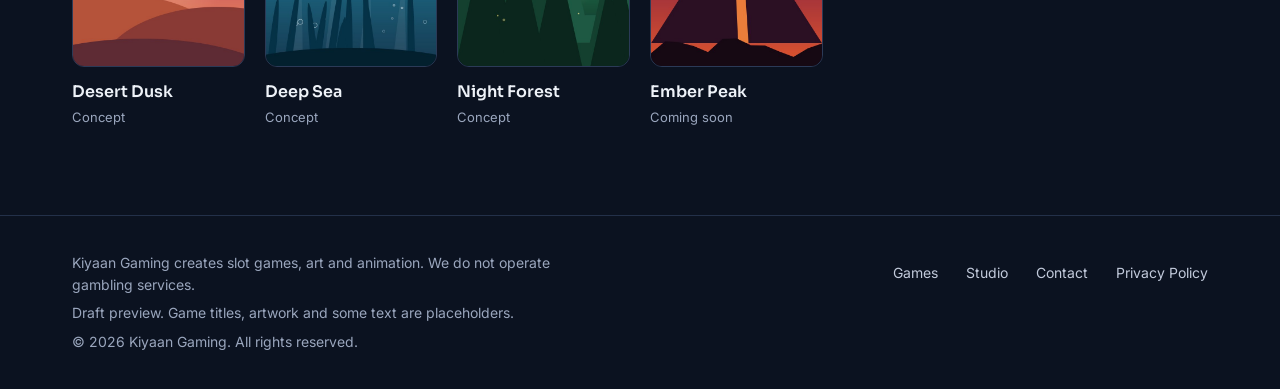
<file: games/moonlit-peaks.html>
<!doctype html>
<html lang="en">
<head>
<meta charset="utf-8">
<meta name="viewport" content="width=device-width, initial-scale=1">
<meta name="robots" content="noindex, nofollow">
<title>Moonlit Peaks | Kiyaan Gaming (draft preview)</title>
<link rel="preconnect" href="https://fonts.googleapis.com">
<link rel="preconnect" href="https://fonts.gstatic.com" crossorigin>
<link href="https://fonts.googleapis.com/css2?family=Sora:wght@400;600;700&family=Inter:wght@400;500;600&display=swap" rel="stylesheet">
<link rel="stylesheet" href="../styles.css">
</head>
<body>
<header class="site-header">
<div class="wrap">
<a class="brand" href="../index.html"><span class="mark" aria-hidden="true"></span><b>KIYAAN</b><span class="sub">GAMING</span></a>
<nav class="nav" aria-label="Main">
<a href="../games.html" aria-current="page">Games</a>
<a href="../studio.html">Studio</a>
<a href="../contact.html">Contact</a>
</nav>
</div>
</header>
<main>
<div class="wrap">
<p class="crumbs"><a href="../games.html">Games</a> / Moonlit Peaks</p>
<section class="game-detail">
<div class="art"><img src="../media/thumb-1-moonlit-peaks.jpg" alt="Placeholder artwork for Moonlit Peaks"></div>
<div class="info">
<span class="tag live">Playable demo</span>
<h1>Moonlit Peaks</h1>
<p class="lede">[One line on the theme and the main feature of this game.]</p>
<dl class="facts">
<dt>Type</dt><dd>Video slot</dd>
<dt>Layout</dt><dd>[Reels and rows]</dd>
<dt>Main feature</dt><dd>[Feature name]</dd>
<dt>Availability</dt><dd>Licensing or acquisition</dd>
</dl>
<div class="actions">
<a class="btn" href="#demo"><svg aria-hidden="true" width="14" height="14" viewBox="0 0 14 14" fill="currentColor"><path d="M2 1.2v11.6L12.4 7z"/></svg>Play demo</a>
<a class="arrow-link" href="../contact.html?game=moonlit-peaks">Enquire about this game <svg aria-hidden="true" width="14" height="14" viewBox="0 0 14 14" fill="none" stroke="currentColor" stroke-width="1.6" stroke-linecap="round" stroke-linejoin="round"><path d="M2 7h10M8 3l4 4-4 4"/></svg></a>
</div>
<p class="note">Placeholder title and artwork.</p>
</div>
</section>
</div>

<section class="wrap" id="demo" style="padding-bottom: clamp(48px, 5vw, 72px)">
<div class="section-head"><h2>Demo</h2></div>
<div class="demo-panel">
<strong>The playable demo will load here.</strong>
<span>Free demo. No real money, no wagering.</span>
</div>
</section>

<section class="band">
<div class="section wrap">
<div class="section-head">
<h2>More games</h2>
<a class="arrow-link quiet" href="../games.html">All games <svg aria-hidden="true" width="14" height="14" viewBox="0 0 14 14" fill="none" stroke="currentColor" stroke-width="1.6" stroke-linecap="round" stroke-linejoin="round"><path d="M2 7h10M8 3l4 4-4 4"/></svg></a>
</div>
<div class="games-grid">
<a class="game-card" href="../games/desert-dusk.html">
<img src="../media/thumb-2-desert-dusk.jpg" alt="Placeholder artwork for Desert Dusk" loading="lazy">
<span class="meta"><span class="name">Desert Dusk</span><span class="status">Concept</span></span>
</a>
<a class="game-card" href="../games/deep-sea.html">
<img src="../media/thumb-3-deep-sea.jpg" alt="Placeholder artwork for Deep Sea" loading="lazy">
<span class="meta"><span class="name">Deep Sea</span><span class="status">Concept</span></span>
</a>
<a class="game-card" href="../games/night-forest.html">
<img src="../media/thumb-4-night-forest.jpg" alt="Placeholder artwork for Night Forest" loading="lazy">
<span class="meta"><span class="name">Night Forest</span><span class="status">Concept</span></span>
</a>
<a class="game-card" href="../games/ember-peak.html">
<img src="../media/thumb-5-ember-peak.jpg" alt="Placeholder artwork for Ember Peak" loading="lazy">
<span class="meta"><span class="name">Ember Peak</span><span class="status">Coming soon</span></span>
</a>
</div>
</div>
</section>
</main>
<footer class="site-footer">
<div class="wrap">
<div class="about">
<p>Kiyaan Gaming creates slot games, art and animation. We do not operate gambling services.</p>
<p>Draft preview. Game titles, artwork and some text are placeholders.</p>
<p>© 2026 Kiyaan Gaming. All rights reserved.</p>
</div>
<nav class="footer-nav" aria-label="Footer">
<a href="../games.html">Games</a>
<a href="../studio.html">Studio</a>
<a href="../contact.html">Contact</a>
<a href="../privacy.html">Privacy Policy</a>
</nav>
</div>
</footer>
</body>
</html>
</file>
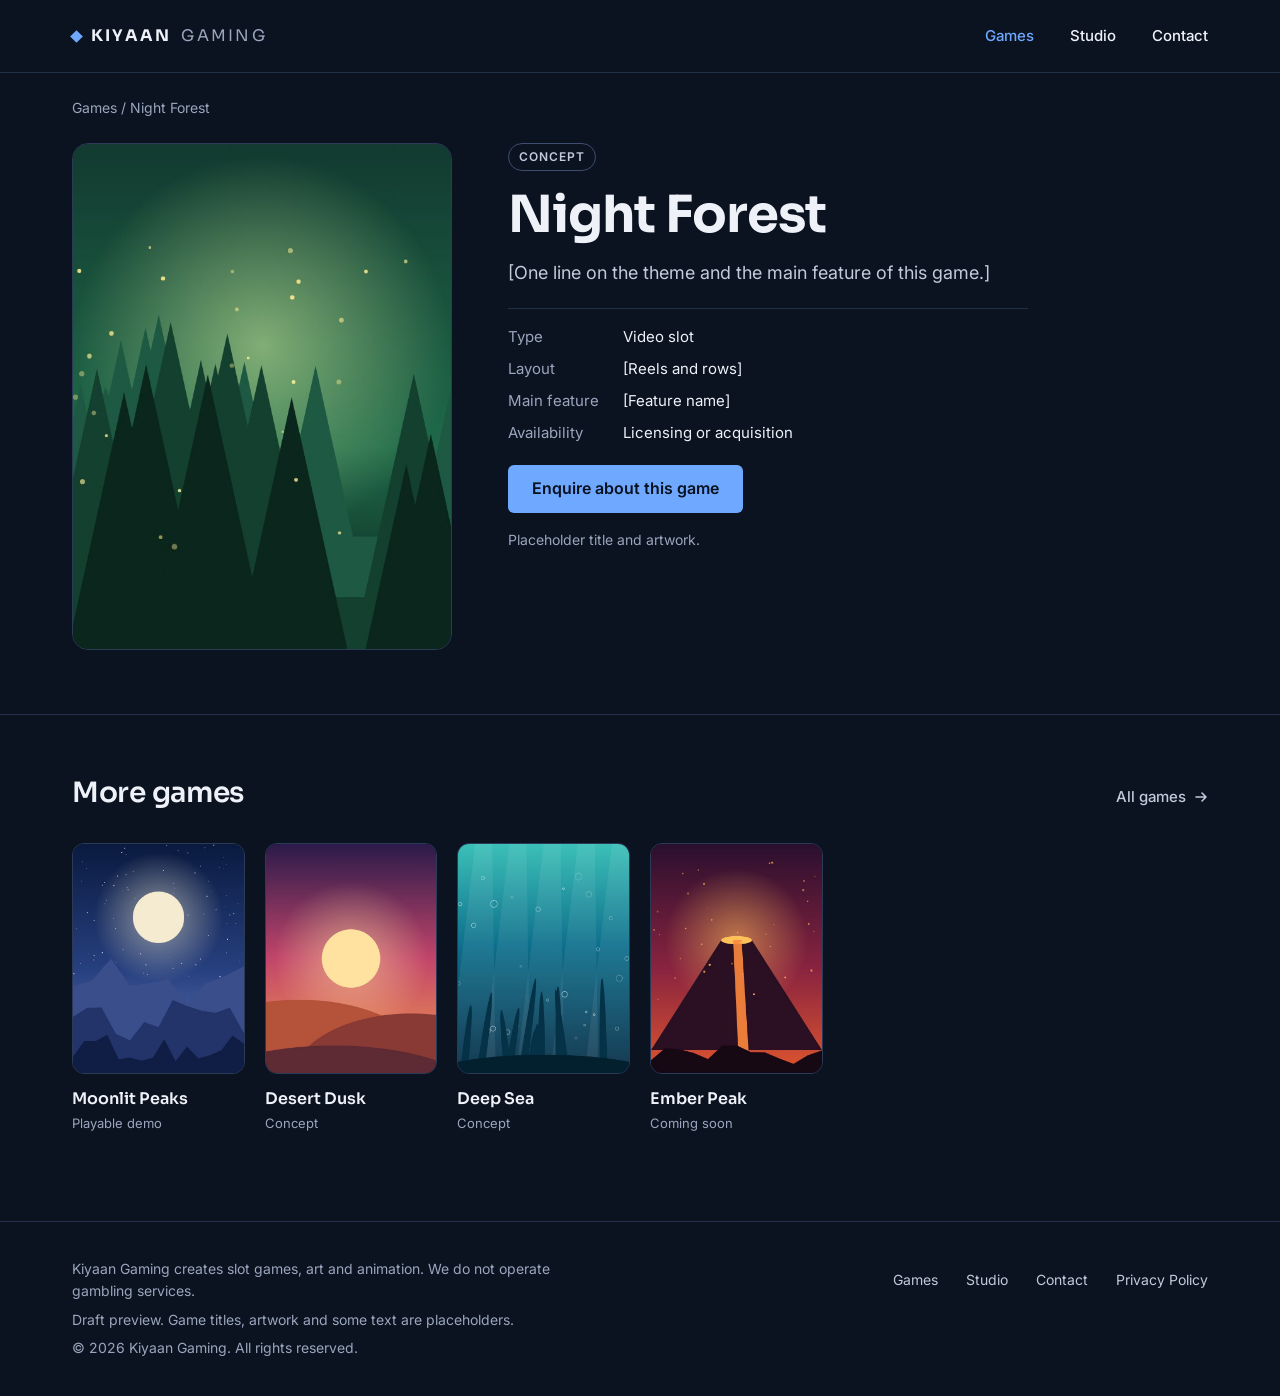
<file: games/night-forest.html>
<!doctype html>
<html lang="en">
<head>
<meta charset="utf-8">
<meta name="viewport" content="width=device-width, initial-scale=1">
<meta name="robots" content="noindex, nofollow">
<title>Night Forest | Kiyaan Gaming (draft preview)</title>
<link rel="preconnect" href="https://fonts.googleapis.com">
<link rel="preconnect" href="https://fonts.gstatic.com" crossorigin>
<link href="https://fonts.googleapis.com/css2?family=Sora:wght@400;600;700&family=Inter:wght@400;500;600&display=swap" rel="stylesheet">
<link rel="stylesheet" href="../styles.css">
</head>
<body>
<header class="site-header">
<div class="wrap">
<a class="brand" href="../index.html"><span class="mark" aria-hidden="true"></span><b>KIYAAN</b><span class="sub">GAMING</span></a>
<nav class="nav" aria-label="Main">
<a href="../games.html" aria-current="page">Games</a>
<a href="../studio.html">Studio</a>
<a href="../contact.html">Contact</a>
</nav>
</div>
</header>
<main>
<div class="wrap">
<p class="crumbs"><a href="../games.html">Games</a> / Night Forest</p>
<section class="game-detail">
<div class="art"><img src="../media/thumb-4-night-forest.jpg" alt="Placeholder artwork for Night Forest"></div>
<div class="info">
<span class="tag">Concept</span>
<h1>Night Forest</h1>
<p class="lede">[One line on the theme and the main feature of this game.]</p>
<dl class="facts">
<dt>Type</dt><dd>Video slot</dd>
<dt>Layout</dt><dd>[Reels and rows]</dd>
<dt>Main feature</dt><dd>[Feature name]</dd>
<dt>Availability</dt><dd>Licensing or acquisition</dd>
</dl>
<div class="actions">

<a class="btn" href="../contact.html?game=night-forest">Enquire about this game</a>
</div>
<p class="note">Placeholder title and artwork.</p>
</div>
</section>
</div>

<section class="band">
<div class="section wrap">
<div class="section-head">
<h2>More games</h2>
<a class="arrow-link quiet" href="../games.html">All games <svg aria-hidden="true" width="14" height="14" viewBox="0 0 14 14" fill="none" stroke="currentColor" stroke-width="1.6" stroke-linecap="round" stroke-linejoin="round"><path d="M2 7h10M8 3l4 4-4 4"/></svg></a>
</div>
<div class="games-grid">
<a class="game-card" href="../games/moonlit-peaks.html">
<img src="../media/thumb-1-moonlit-peaks.jpg" alt="Placeholder artwork for Moonlit Peaks" loading="lazy">
<span class="meta"><span class="name">Moonlit Peaks</span><span class="status">Playable demo</span></span>
</a>
<a class="game-card" href="../games/desert-dusk.html">
<img src="../media/thumb-2-desert-dusk.jpg" alt="Placeholder artwork for Desert Dusk" loading="lazy">
<span class="meta"><span class="name">Desert Dusk</span><span class="status">Concept</span></span>
</a>
<a class="game-card" href="../games/deep-sea.html">
<img src="../media/thumb-3-deep-sea.jpg" alt="Placeholder artwork for Deep Sea" loading="lazy">
<span class="meta"><span class="name">Deep Sea</span><span class="status">Concept</span></span>
</a>
<a class="game-card" href="../games/ember-peak.html">
<img src="../media/thumb-5-ember-peak.jpg" alt="Placeholder artwork for Ember Peak" loading="lazy">
<span class="meta"><span class="name">Ember Peak</span><span class="status">Coming soon</span></span>
</a>
</div>
</div>
</section>
</main>
<footer class="site-footer">
<div class="wrap">
<div class="about">
<p>Kiyaan Gaming creates slot games, art and animation. We do not operate gambling services.</p>
<p>Draft preview. Game titles, artwork and some text are placeholders.</p>
<p>© 2026 Kiyaan Gaming. All rights reserved.</p>
</div>
<nav class="footer-nav" aria-label="Footer">
<a href="../games.html">Games</a>
<a href="../studio.html">Studio</a>
<a href="../contact.html">Contact</a>
<a href="../privacy.html">Privacy Policy</a>
</nav>
</div>
</footer>
</body>
</html>
</file>
<file: styles.css>
/* Kiyaan Gaming draft preview. All colours and fonts are set here. */
:root {
  --bg: #0B1220;
  --surface: #111A2C;
  --surface-2: #17223A;
  --line: #233049;
  --line-2: #2B3A57;
  --line-3: #3D4E70;
  --text: #EEF2F8;
  --text-2: #C2CADB;
  --muted: #9AA6BD;
  --accent: #6EA8FF;
  --accent-hover: #8FBBFF;
  --on-accent: #08111F;
  --font-head: Sora, system-ui, sans-serif;
  --font-body: Inter, system-ui, sans-serif;
}

* { box-sizing: border-box; }
html { scroll-behavior: smooth; }
body { margin: 0; background: var(--bg); color: var(--text); font-family: var(--font-body); font-size: 16px; line-height: 1.6; }
img { max-width: 100%; display: block; }
a { color: inherit; }
h1, h2, h3 { font-family: var(--font-head); margin: 0; letter-spacing: -0.01em; }
p { margin: 0; }
a:focus-visible, button:focus-visible, input:focus-visible, select:focus-visible, textarea:focus-visible { outline: 2px solid var(--accent); outline-offset: 3px; }
@media (prefers-reduced-motion: reduce) { html { scroll-behavior: auto; } * { transition: none !important; } }

.wrap { max-width: 1200px; margin: 0 auto; padding-inline: clamp(24px, 4vw, 32px); }

/* Header */
.site-header { border-bottom: 1px solid var(--line); }
.site-header .wrap { display: flex; flex-wrap: wrap; align-items: center; gap: 4px 24px; padding-block: 14px; }
.brand { display: flex; align-items: center; gap: 10px; text-decoration: none; margin-right: auto; min-height: 44px; font-family: var(--font-head); font-size: 16px; letter-spacing: 0.14em; }
.brand .mark { width: 9px; height: 9px; background: var(--accent); transform: rotate(45deg); }
.brand b { font-weight: 700; }
.brand .sub { font-weight: 400; color: var(--muted); }
.nav { display: flex; align-items: center; gap: 4px clamp(20px, 3vw, 36px); }
.nav a { text-decoration: none; font-size: 15px; font-weight: 500; min-height: 44px; display: inline-flex; align-items: center; }
.nav a:hover, .nav a[aria-current="page"] { color: var(--accent); }

/* Buttons and links */
.btn { background: var(--accent); color: var(--on-accent); text-decoration: none; font-weight: 600; font-size: 16px; font-family: inherit; padding: 0 24px; min-height: 48px; display: inline-flex; align-items: center; gap: 10px; border-radius: 6px; border: 0; cursor: pointer; transition: background .2s; }
.btn:hover { background: var(--accent-hover); }
.arrow-link { color: var(--accent); text-decoration: none; font-size: 15px; font-weight: 600; min-height: 44px; display: inline-flex; align-items: center; gap: 8px; }
.arrow-link.quiet { color: var(--text-2); font-weight: 500; }
.arrow-link:hover { text-decoration: underline; text-underline-offset: 4px; }
.eyebrow { font-size: 13px; font-weight: 600; letter-spacing: 0.16em; text-transform: uppercase; color: var(--accent); }
.note { font-size: 14px; color: var(--muted); }

/* Home hero */
.hero { padding-top: clamp(20px, 2.8vw, 40px); }
.hero-banner { position: relative; min-height: clamp(360px, 38vw, 520px); background: var(--surface-2); border: 1px solid var(--line-2); border-radius: 16px; overflow: hidden; display: flex; flex-direction: column; justify-content: flex-end; align-items: flex-start; gap: 14px; padding: clamp(24px, 4vw, 48px); }
.hero-banner > img { position: absolute; inset: 0; width: 100%; height: 100%; object-fit: cover; }
.hero-banner::after { content: ""; position: absolute; inset: 0; background: linear-gradient(90deg, rgba(11,18,32,0.82) 0%, rgba(11,18,32,0.4) 50%, rgba(11,18,32,0) 80%), linear-gradient(0deg, rgba(11,18,32,0.7) 0%, rgba(11,18,32,0) 55%); }
.hero-banner > *:not(img) { position: relative; z-index: 1; }
.hero-banner h1 { font-weight: 700; font-size: clamp(32px, 4.4vw, 60px); line-height: 1.08; letter-spacing: -0.02em; }
.hero-banner .lede { font-size: clamp(16px, 1.4vw, 18px); max-width: 480px; }
.hero-banner .btn { margin-top: 6px; }

/* Sections */
.section { padding-block: clamp(48px, 4.4vw, 64px) clamp(64px, 6.8vw, 96px); }
.section-head { display: flex; flex-wrap: wrap; align-items: baseline; justify-content: space-between; gap: 4px 24px; margin-bottom: 24px; }
.section-head h2 { font-weight: 600; font-size: clamp(22px, 2.2vw, 28px); }
.band { border-top: 1px solid var(--line); }
.split { display: flex; flex-wrap: wrap; gap: 24px 64px; align-items: flex-start; padding-block: clamp(64px, 6.2vw, 88px); }
.split > * { flex: 1 1 360px; min-width: 0; }
.split h2 { font-weight: 700; font-size: clamp(28px, 3vw, 40px); line-height: 1.15; }
.split p { font-size: 17px; color: var(--text-2); }
.stack { display: flex; flex-direction: column; gap: 12px; align-items: flex-start; }

/* Game cards */
.games-grid { display: grid; grid-template-columns: repeat(auto-fill, minmax(150px, 1fr)); gap: 24px clamp(16px, 1.6vw, 20px); }
.games-grid.five { grid-template-columns: repeat(auto-fit, minmax(150px, 1fr)); }
.game-card { text-decoration: none; display: flex; flex-direction: column; gap: 12px; }
.game-card img { aspect-ratio: 3 / 4; width: 100%; object-fit: cover; border: 1px solid var(--line-2); border-radius: 12px; transition: border-color .2s; }
.game-card:hover img, .game-card.featured img { border-color: var(--accent); }
.game-card .meta { display: flex; flex-direction: column; gap: 2px; }
.game-card .name { font-family: var(--font-head); font-weight: 600; font-size: 16px; }
.game-card .status { font-size: 13px; color: var(--muted); }
.game-card.featured .status { color: var(--accent); }

/* Call to action */
.cta { padding-bottom: clamp(64px, 6.8vw, 96px); }
.cta-box { background: var(--surface); border: 1px solid var(--line-2); border-radius: 16px; padding: clamp(32px, 4.4vw, 56px) clamp(24px, 4.4vw, 56px); display: flex; flex-wrap: wrap; align-items: center; justify-content: space-between; gap: 24px 48px; }
.cta-box > div { flex: 1 1 360px; min-width: 0; display: flex; flex-direction: column; gap: 8px; }
.cta-box h2 { font-weight: 700; font-size: clamp(24px, 2.6vw, 32px); line-height: 1.2; }
.cta-box p { color: var(--text-2); }

/* Inner pages */
.page-head { padding-block: clamp(40px, 5vw, 72px) clamp(24px, 3vw, 40px); }
.page-head h1 { font-weight: 700; font-size: clamp(32px, 4vw, 52px); line-height: 1.1; letter-spacing: -0.02em; max-width: 820px; }
.page-head .lede { font-size: clamp(17px, 1.5vw, 19px); color: var(--text-2); max-width: 660px; margin-top: 16px; }
.block { padding-block: clamp(40px, 4.4vw, 64px); }
.block > h2 { font-weight: 700; font-size: clamp(24px, 2.4vw, 32px); margin-bottom: 28px; }
.cols { display: grid; grid-template-columns: repeat(auto-fit, minmax(280px, 1fr)); gap: 32px 56px; }
.cols h3 { font-weight: 600; font-size: 20px; margin-bottom: 10px; }
.cols p, .prose p { color: var(--text-2); font-size: 17px; }
.prose { max-width: 660px; display: flex; flex-direction: column; gap: 14px; }
.steps { list-style: none; margin: 0; padding: 0; display: grid; grid-template-columns: repeat(auto-fit, minmax(220px, 1fr)); gap: 28px 28px; }
.steps li { border-top: 1px solid var(--line-3); padding-top: 18px; display: flex; flex-direction: column; gap: 8px; }
.steps .num { font-family: var(--font-head); font-weight: 600; font-size: 14px; letter-spacing: 0.1em; color: var(--accent); }
.steps h3 { font-weight: 600; font-size: 19px; }
.steps p { color: var(--text-2); font-size: 15px; }

/* Game page */
.crumbs { font-size: 14px; color: var(--muted); padding-top: 24px; }
.crumbs a { text-decoration: none; }
.crumbs a:hover { color: var(--accent); }
.game-detail { display: flex; flex-wrap: wrap; gap: 32px 56px; align-items: flex-start; padding-block: 24px clamp(48px, 5vw, 72px); }
.game-detail .art { flex: 0 1 380px; min-width: min(260px, 100%); }
.game-detail .art img { aspect-ratio: 3 / 4; width: 100%; object-fit: cover; border: 1px solid var(--line-2); border-radius: 16px; }
.game-detail .info { flex: 1 1 380px; min-width: 0; display: flex; flex-direction: column; gap: 16px; align-items: flex-start; }
.game-detail h1 { font-weight: 700; font-size: clamp(32px, 4vw, 52px); line-height: 1.1; letter-spacing: -0.02em; }
.game-detail .lede { font-size: 18px; color: var(--text-2); max-width: 520px; }
.tag { font-size: 12px; font-weight: 600; letter-spacing: 0.08em; text-transform: uppercase; border: 1px solid var(--line-3); color: var(--text-2); border-radius: 999px; padding: 3px 10px; }
.tag.live { border-color: var(--accent); color: var(--accent); }
.facts { display: grid; grid-template-columns: auto 1fr; gap: 8px 24px; margin: 4px 0; padding-top: 16px; border-top: 1px solid var(--line); font-size: 15px; width: 100%; max-width: 520px; }
.facts dt { color: var(--muted); }
.facts dd { margin: 0; }
.actions { display: flex; flex-wrap: wrap; gap: 8px 24px; align-items: center; }
.demo-panel { min-height: clamp(200px, 36vw, 480px); background: var(--surface); border: 1px dashed var(--line-3); border-radius: 16px; display: flex; flex-direction: column; align-items: center; justify-content: center; gap: 8px; text-align: center; padding: 24px; color: var(--text-2); }
.demo-panel strong { font-family: var(--font-head); font-size: 18px; color: var(--text); }

/* Contact */
.contact-grid { display: flex; flex-wrap: wrap; gap: 40px 72px; align-items: flex-start; padding-bottom: clamp(64px, 6.8vw, 96px); }
.contact-grid form { flex: 1 1 460px; min-width: 0; max-width: 640px; }
.contact-grid aside { flex: 0 1 320px; display: flex; flex-direction: column; gap: 20px; }
.contact-grid aside h2 { font-size: 16px; font-weight: 600; margin-bottom: 4px; }
.contact-grid aside p { color: var(--text-2); }
.contact-grid aside a { color: var(--accent); }
.field { margin-bottom: 18px; }
.field label { display: block; font-size: 14px; font-weight: 500; margin-bottom: 6px; }
.field input, .field select, .field textarea { width: 100%; background: var(--surface); border: 1px solid var(--line-2); border-radius: 8px; padding: 12px 14px; color: var(--text); font: inherit; min-height: 48px; }
.field textarea { min-height: 140px; resize: vertical; }
.row { display: grid; grid-template-columns: repeat(auto-fit, minmax(220px, 1fr)); gap: 0 20px; }
.form-status { margin-top: 16px; padding: 14px 16px; border: 1px solid var(--line-3); border-radius: 8px; color: var(--text-2); }
.form-status[hidden] { display: none; }

/* Footer */
.site-footer { border-top: 1px solid var(--line); }
.site-footer .wrap { padding-block: 36px; display: flex; flex-wrap: wrap; gap: 16px 48px; justify-content: space-between; align-items: flex-start; }
.site-footer .about { flex: 1 1 320px; max-width: 520px; display: flex; flex-direction: column; gap: 6px; }
.site-footer p { font-size: 14px; color: var(--muted); }
.footer-nav { display: flex; flex-wrap: wrap; gap: 0 28px; }
.footer-nav a { color: var(--text-2); text-decoration: none; font-size: 14px; min-height: 44px; display: inline-flex; align-items: center; }
.footer-nav a:hover { color: var(--accent); }
</file>
